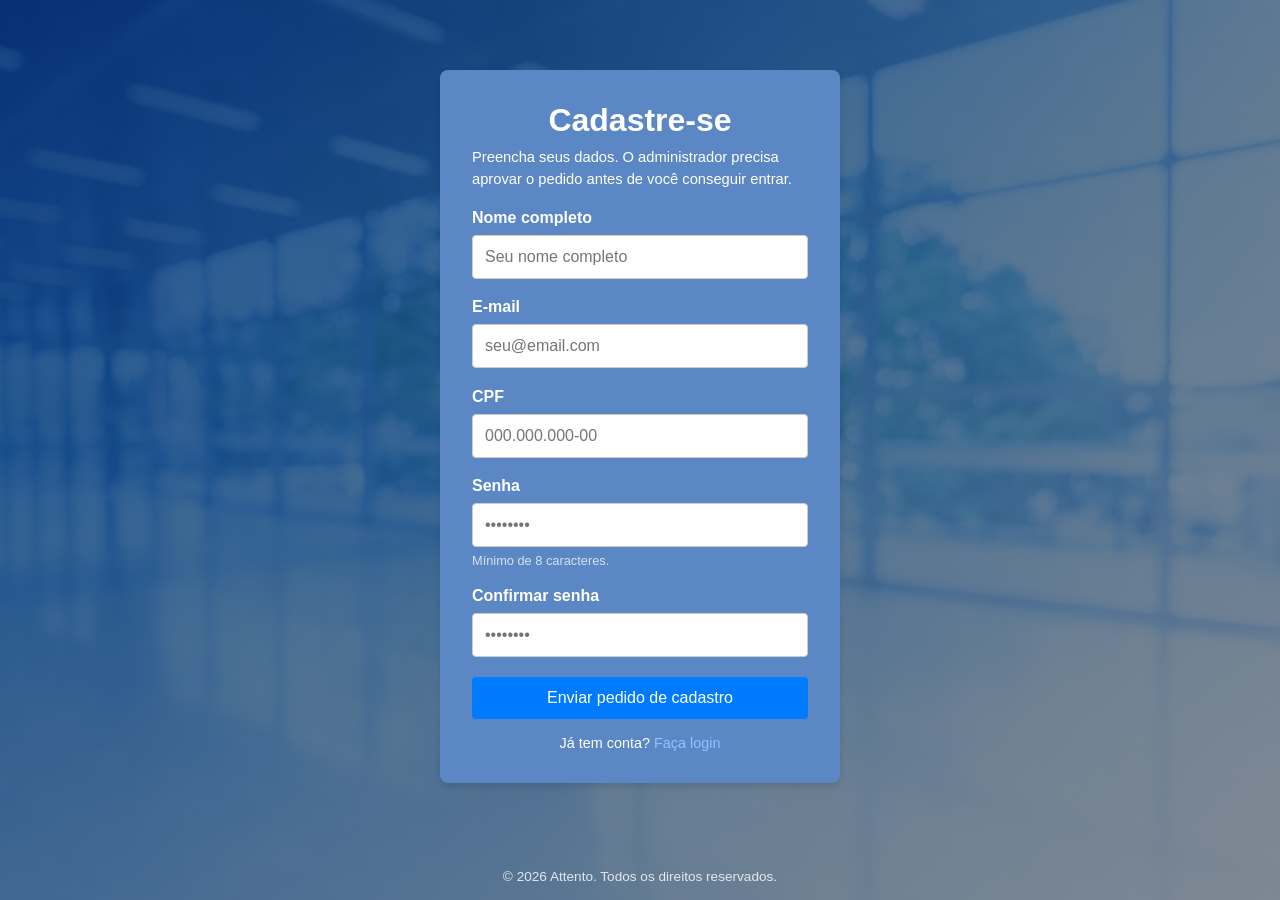
<file: Pages/cadastro.html>
<!DOCTYPE html>
<html lang="pt-BR">
<head>
    <meta charset="UTF-8">
    <meta name="viewport" content="width=device-width, initial-scale=1.0">
    <title>Cadastro - Attento</title>
    <link rel="stylesheet" href="../Assets/Css/publico.css">
    <link rel="icon" href="../Assets/imagens/Attento Logo Simples.png">
</head>
<body>

    <main>
        <div class="tabela-cadastro">
            <h1>Cadastre-se</h1>

            <section id="secaoForm">
                <p class="introducao">Preencha seus dados. O administrador precisa aprovar o pedido antes de você conseguir entrar.</p>

                <form id="formCadastro" novalidate>
                    <div class="form-Usuario">
                        <label for="nome">Nome completo</label>
                        <input type="text" id="nome" autocomplete="name" placeholder="Seu nome completo" required>
                    </div>

                    <div class="form-Usuario">
                        <label for="email">E-mail</label>
                        <input type="email" id="email" autocomplete="email" placeholder="seu@email.com" required>
                    </div>

                    <div class="form-Usuario">
                        <label for="cpf">CPF</label>
                        <input type="text" id="cpf" inputmode="numeric" autocomplete="off" maxlength="14" placeholder="000.000.000-00" required>
                    </div>

                    <div class="form-Password">
                        <label for="senha">Senha</label>
                        <input type="password" id="senha" autocomplete="new-password" placeholder="••••••••" required>
                        <p class="dica">Mínimo de 8 caracteres.</p>
                    </div>

                    <div class="form-Password">
                        <label for="confirmaSenha">Confirmar senha</label>
                        <input type="password" id="confirmaSenha" autocomplete="new-password" placeholder="••••••••" required>
                    </div>

                    <p class="mensagem" id="mensagem" role="alert" hidden></p>
                    <button type="submit" id="botaoCadastrar">Enviar pedido de cadastro</button>
                </form>
            </section>

            <section id="secaoSucesso" class="sucesso" hidden>
                <p>Pedido enviado. Quando o administrador aprovar, você poderá entrar com o e-mail e a senha que acabou de criar.</p>
                <p class="dica">Se você já tem cadastro, entre pelo login normalmente.</p>
                <a class="botao-link" href="login.html">Ir para o login</a>
            </section>

            <div class="login-link" id="rodapeLink">
                <p>Já tem conta? <a href="login.html">Faça login</a></p>
            </div>
        </div>
    </main>

    <footer>
        <p>&copy; 2026 Attento. Todos os direitos reservados.</p>
    </footer>

    <script src="../Assets/Javascrypt/auth.js"></script>
    <script src="../Assets/Javascrypt/cadastro.js"></script>
</body>
</html>
</file>
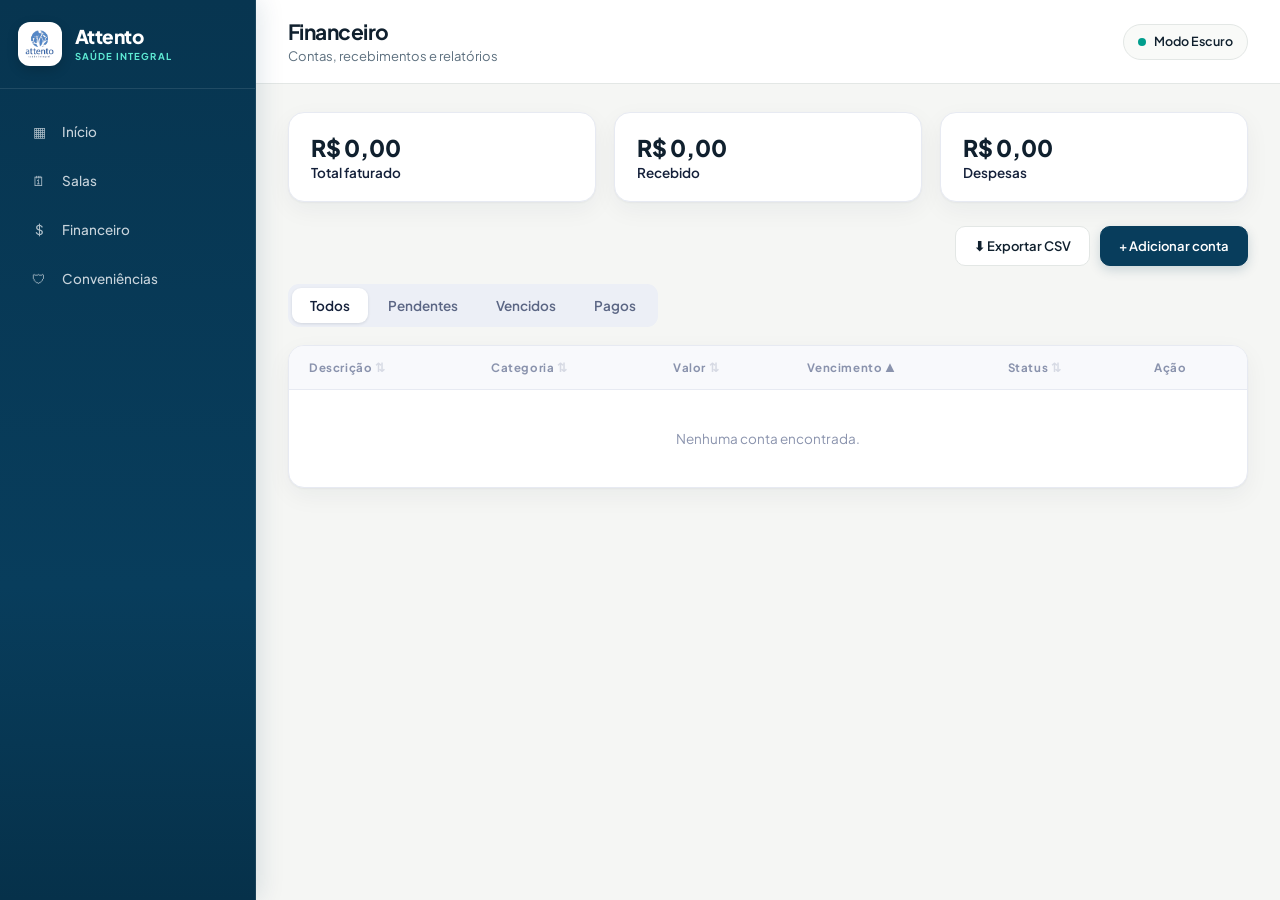
<file: Pages/Financeiro.html>
<!DOCTYPE html>
<html lang="pt-BR">
<head>
  <meta charset="UTF-8">
  <meta name="viewport" content="width=device-width, initial-scale=1.0">
  <title>Attento · Financeiro</title>

  <link rel="stylesheet" href="/Assets/Css/Financeiro.css">
  <link rel="stylesheet" href="/Assets/Css/index.css">
  <link rel="stylesheet" href="/Assets/Css/sidebar.css">
</head>
<body>

<div class="app">
  <aside class="sidebar">
    <div class="brand">
   
        <div class="brand-logo-container">
            <img src="/Assets/imagens/Attento Logo.png" alt="Attento Logo" class="brand-logo">
        </div>

        <div class="brand-text">
            <h1>Attento</h1>
            <p>SAÚDE INTEGRAL</p>
        </div>
    </div>
    <nav class="sidebar-nav">
        <a href="index.html" class="nav-item"><span class="ic">▦</span>Início</a>
        <a href="salas.html" class="nav-item"><span class="ic">🗓</span>Salas</a>
        <a href="financeiro.html" class="nav-item"><span class="ic">$</span>Financeiro</a>
        <a href="conveniencias.html" class="nav-item"><span class="ic">🛡</span>Conveniências</a>
    </nav>
</aside>

  <div class="main">
    <header class="topbar">
      <div>
        <h2>Financeiro</h2>
        <p>Contas, recebimentos e relatórios</p>
      </div>
      <div class="topbar-right">
      <button class="btn-modo-escuro" id="alternarModoEscuro">
                    <span class="indicador-tema"></span>
                    <span id="textoModoEscuro">Modo Escuro</span>
                    </button>
      </div>
    </header>

    <div class="content">

      <div class="cards-row">
        <div class="summary-card faturado">
          <div>
            <div class="value" id="totalFaturado">R$ 0,00</div>
            <div class="label">Total faturado</div>
          </div>
        </div>
        <div class="summary-card recebido">
          <div>
            <div class="value" id="totalRecebido">R$ 0,00</div>
            <div class="label">Recebido</div>
          </div>
        </div>
        <div class="summary-card despesas">
          <div>
            <div class="value" id="totalDespesas">R$ 0,00</div>
            <div class="label">Despesas</div>
          </div>
        </div>
      </div>

      <div class="controls-row">
        <div class="actions">
          <button class="btn btn-outline" id="botaoExportar">⬇ Exportar CSV</button>
          <button class="btn btn-primary" id="botaoAdicionar">+ Adicionar conta</button>
        </div>
      </div>

      <div class="tabs" id="abasFiltro">
        <button class="tab active" data-filter="todos">Todos</button>
        <button class="tab" data-filter="pendente">Pendentes</button>
        <button class="tab" data-filter="vencido">Vencidos</button>
        <button class="tab" data-filter="pago">Pagos</button>
      </div>

     <div class="table-card">
  <table>
    <thead>
      <tr>
        <th onclick="ordenarPor('descricao')" >
          Descrição <span id="sort-descricao">⇅</span>
        </th>
        <th onclick="ordenarPor('categoria')" s>
          Categoria <span id="sort-categoria">⇅</span>
        </th>
        <th onclick="ordenarPor('valor')" >
          Valor <span id="sort-valor">⇅</span>
        </th>
        <th onclick="ordenarPor('vencimento')" >
          Vencimento <span id="sort-vencimento">⇅</span>
        </th>
        <th onclick="ordenarPor('status')" >
          Status <span id="sort-status">⇅</span>
        </th>
        <th>Ação</th>
      </tr>
    </thead>
    <tbody id="corpoTabela"></tbody>
  </table>
</div>

<div id="modalAdicionar" class="modal-overlay">
  <div class="modal-content">
    <h3>Nova Conta</h3>
    <form id="formularioAdicionar">
      <input type="text" id="descricao" placeholder="Descrição" required>
      
      <select id="categoria" required>
        <option value="locacao">Locação</option>
        <option value="convenio">Recebíveis</option>
        <option value="outros">Despesa</option>
      </select>
      
      <input type="number" id="valor" placeholder="Valor (R$)" step="0.01" min="0" required>

      <input type="date" id="vencimento" required>
      
      <select id="status" required>
        <option value="pendente">Pendente</option>
        <option value="pago">Pago</option>
        <option value="vencido">Vencido</option>
      </select>
      
      <div class="modal-actions">
        <button type="button" id="botaoFecharModal" class="btn btn-outline">Cancelar</button>
        <button type="submit" class="btn btn-primary">Salvar</button>
      </div>
    </form>
  </div>
</div>

<script src="/Assets/Javascrypt/Financeiro.js"></script>
</body>
</html>
</file>
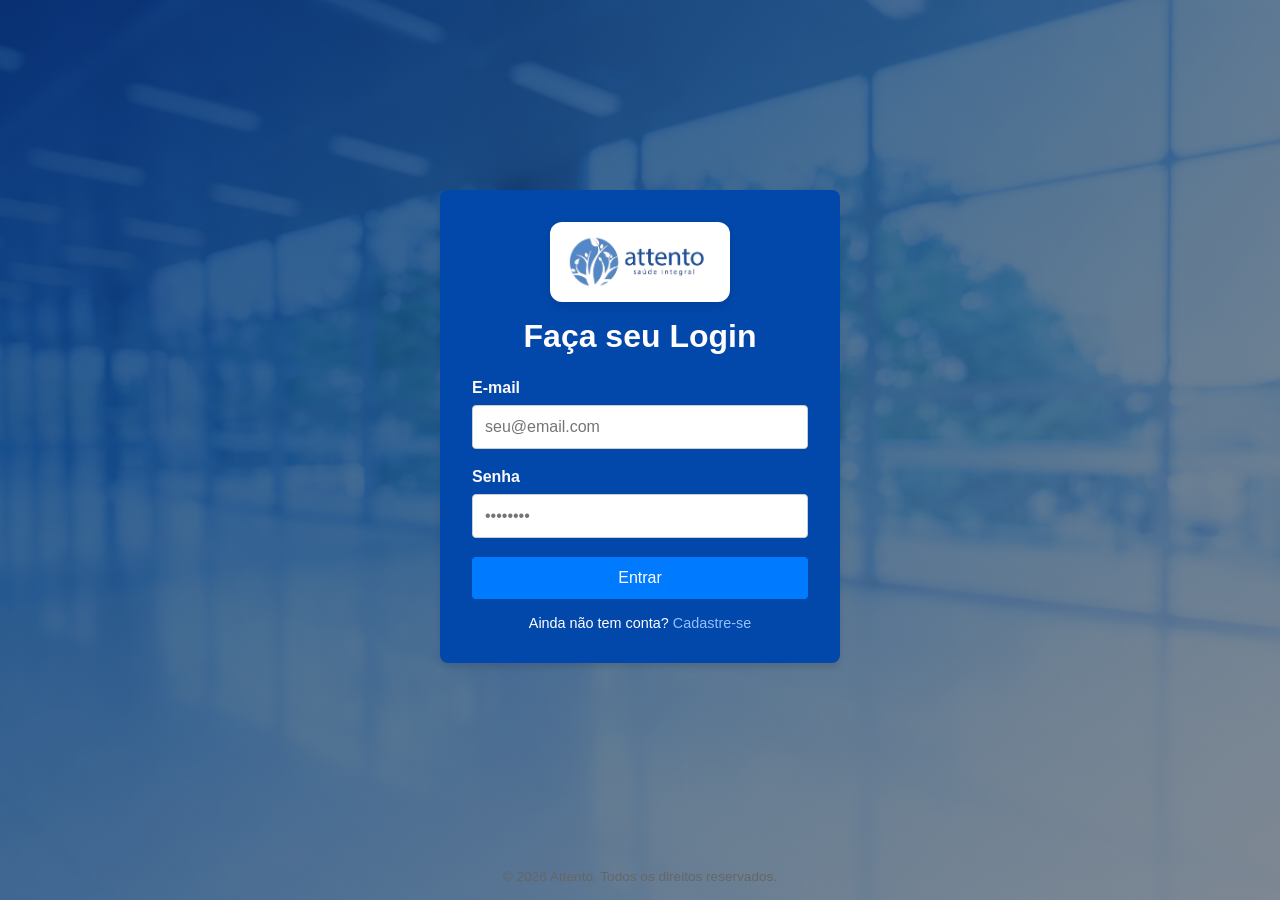
<file: Pages/login.html>
<!DOCTYPE html>
<html lang="pt-BR">
<head>
    <meta charset="UTF-8">
    <meta name="viewport" content="width=device-width, initial-scale=1.0">
    <title>Login - Attento</title>
    <link rel="stylesheet" href="../Assets/Css/login.css">
    <link rel="icon" href="../Assets/imagens/Attento Logo Simples.png">
</head>
<body>

    <main>
        <div class="login-card">
            <div class="login-logo">
                <img src="../Assets/imagens/Attento Logomarca.png" alt="Attento">
            </div>
            <h1>Faça seu Login</h1>
            <form id="loginForm" novalidate>
                <div class="form-Usuario">
                    <label for="email">E-mail</label>
                    <input type="email" id="email" name="email" autocomplete="email" placeholder="seu@email.com" required>
                </div>

                <div class="form-Password">
                    <label for="password">Senha</label>
                    <input type="password" id="password" name="password" autocomplete="current-password" placeholder="••••••••" required>
                </div>

                <p class="mensagem" id="mensagem" role="alert" hidden></p>

                <button type="submit" id="botaoEntrar">Entrar</button>
            </form>

            <div class="register-link">
                <p>Ainda não tem conta? <a href="cadastro.html">Cadastre-se</a></p>
            </div>
        </div>
    </main>

    <footer>
        <p>&copy; 2026 Attento. Todos os direitos reservados.</p>
    </footer>

    <script src="../Assets/Javascrypt/auth.js"></script>
    <script src="../Assets/Javascrypt/login.js"></script>
</body>
</html>
</file>
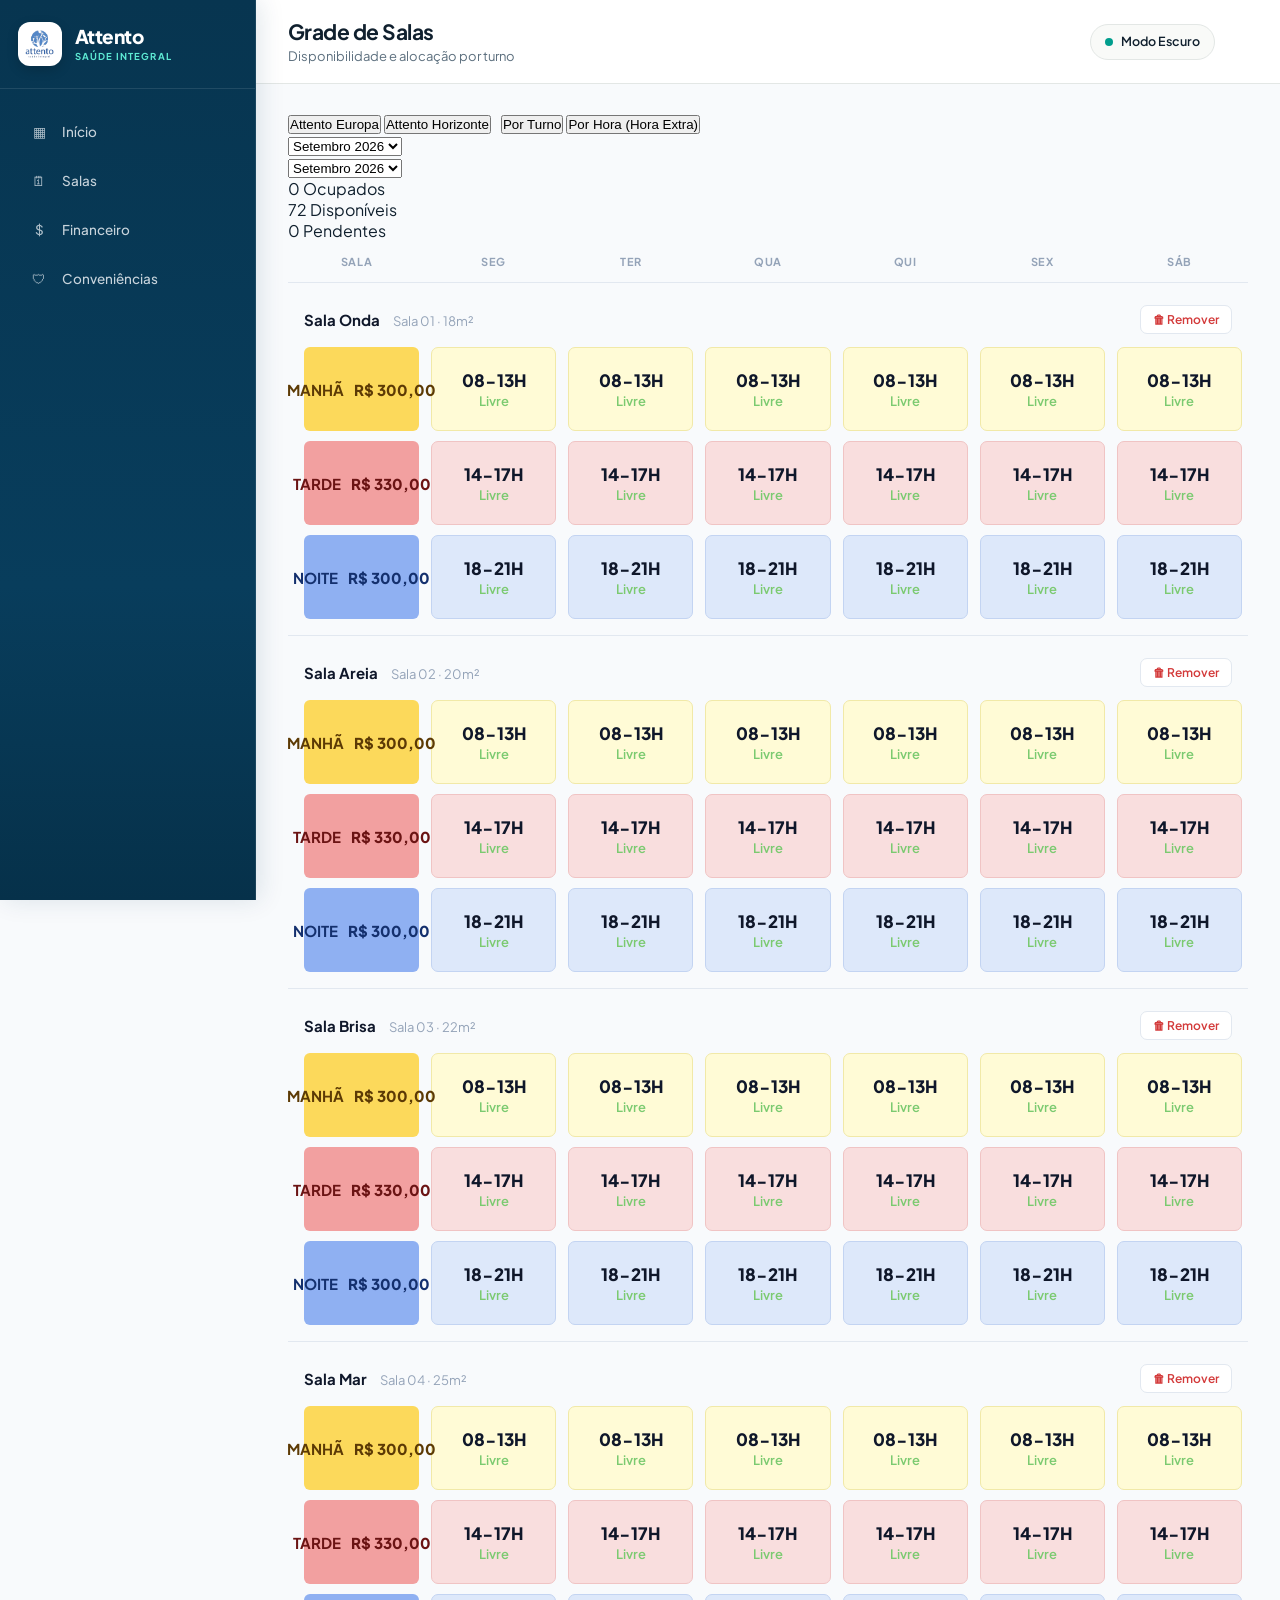
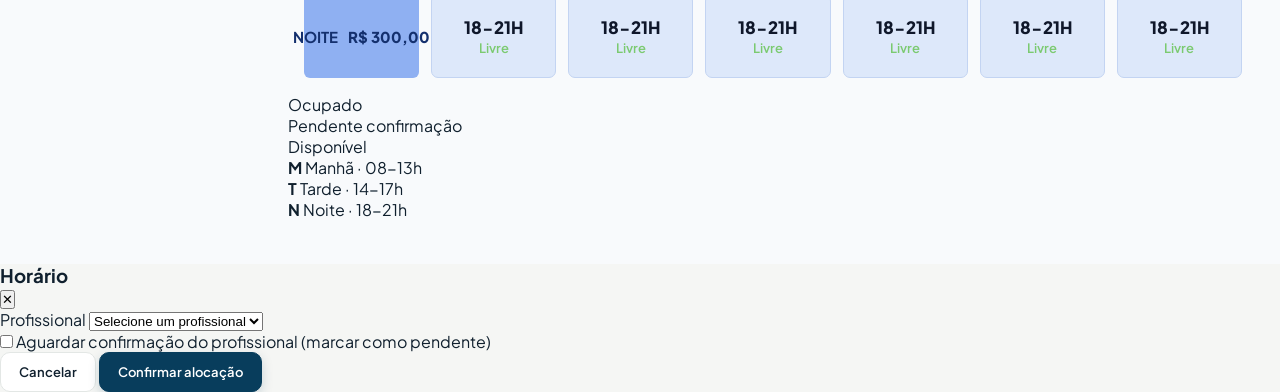
<file: Pages/Salas.html>
<!DOCTYPE html>
<html lang="pt-BR">
<head>
<meta charset="UTF-8">
<meta name="viewport" content="width=device-width, initial-scale=1.0">
<title>Attento · Grade de Salas</title>
<link rel="stylesheet" href="/Assets/Css/salas.css">
<link rel="stylesheet" href="/Assets/Css/sidebar.css">
<link rel="stylesheet" href="/Assets/Css/index.css">
</head>
<body>
<div class="app">
 
   <aside class="sidebar">
    <div class="brand">
   
        <div class="brand-logo-container">
            <img src="/Assets/imagens/Attento Logo.png" alt="Attento Logo" class="brand-logo">
        </div>

        <div class="brand-text">
            <h1>Attento</h1>
            <p>SAÚDE INTEGRAL</p>
        </div>
    </div>
    <nav class="sidebar-nav">
        <a href="index.html" class="nav-item"><span class="ic">▦</span>Início</a>
        <a href="salas.html" class="nav-item"><span class="ic">🗓</span>Salas</a>
        <a href="financeiro.html" class="nav-item"><span class="ic">$</span>Financeiro</a>
        <a href="conveniencias.html" class="nav-item"><span class="ic">🛡</span>Conveniências</a>
    </nav>
</aside>

  <div class="main">
    <header class="topbar">
      <div>
        <h2>Grade de Salas</h2>
        <p>Disponibilidade e alocação por turno</p>
      </div>
      <div class="topbar-right">
        
         <button class="btn-modo-escuro" id="alternarModoEscuro">
                    <span class="indicador-tema"></span>
                    <span id="textoModoEscuro">Modo Escuro</span>
                    </button>
        <div class="admin">
                    
        </div>
      </div>
    </header>

    <div class="content">

      <div class="controls-row">
        <div class="unit-tabs" id="unitTabs">
        
          <div class="controls-row">
  <div class="control-group" style="display: flex; gap: 10px; flex-wrap: wrap;">
   
    <div class="unit-tabs" id="unitTabs">
      <button class="unit-tab active" data-unit="europa">Attento Europa</button>
      <button class="unit-tab" data-unit="horizonte">Attento Horizonte</button>
    </div>


    <div class="unit-tabs mode-tabs" id="modeTabs">
      <button class="mode-tab active" data-mode="turno">Por Turno</button>
      <button class="mode-tab" data-mode="hora">Por Hora (Hora Extra)</button>
    </div>
  </div>

  <div class="month-select">
    <select id="monthSelect">
      <option>Setembro 2026</option>
    </select>
  </div>
</div>
        </div>

        <div class="month-select">
          <select id="monthSelect">
            <option>Setembro 2026</option>
          
          </select>
        </div>
      </div>

      <div class="counters-row">
        <div class="counter-pill ocupado">
          <span class="dot-ind"></span>
          <span id="countOcupados">0</span> Ocupados
        </div>
        <div class="counter-pill disponivel">
          <span class="dot-ind"></span>
          <span id="countDisponiveis">0</span> Disponíveis
        </div>
        <div class="counter-pill pendente">
          <span class="dot-ind"></span>
          <span id="countPendentes">0</span> Pendentes
        </div>
      </div>

     
      <div class="table-card">
        <div class="table-scroll">
          <table>
            <thead>
              <tr>
                <th class="col-sala">Sala</th>
                <th>Seg</th>
                <th>Ter</th>
                <th>Qua</th>
                <th>Qui</th>
                <th>Sex</th>
                <th>Sáb</th>
              </tr>
            </thead>
            <tbody id="gridBody"></tbody>
          </table>
        </div>
      </div>

      <div class="legend-row">
        <div class="legend-item"><span class="swatch ocupado"></span>Ocupado</div>
        <div class="legend-item"><span class="swatch pendente"></span>Pendente confirmação</div>
        <div class="legend-item"><span class="swatch disponivel"></span>Disponível</div>
        <div class="legend-item turno-legend"><strong>M</strong> Manhã · 08-13h</div>
        <div class="legend-item turno-legend"><strong>T</strong> Tarde · 14-17h</div>
        <div class="legend-item turno-legend"><strong>N</strong> Noite · 18-21h</div>
      </div>

    </div>
  </div>
</div>

<div class="modal-overlay" id="modalOverlay">
  <div class="modal">
    <div class="modal-header">
      <h3 id="modalTitle">Horário</h3>
      <button class="modal-close" id="modalClose">✕</button>
    </div>

    <div class="modal-info" id="modalInfo"></div>

    <form id="allocateForm" class="hidden">
      <div class="field">
        <label for="f-prof">Profissional</label>
        <select id="f-prof" required>
          <option value="" disabled selected>Selecione um profissional</option>
        </select>
      </div>

      <label class="checkbox-field">
        <input type="checkbox" id="f-pendente">
        Aguardar confirmação do profissional (marcar como pendente)
      </label>

      <div class="modal-footer">
        <button type="button" class="btn btn-outline" id="cancelAllocate">Cancelar</button>
        <button type="submit" class="btn btn-primary">Confirmar alocação</button>
      </div>
    </form>
    <div class="modal-footer" id="modalActions"></div>
  </div>
</div>
<script src="/Assets/Javascrypt/salas.js"></script>
</body>
</html>
</file>
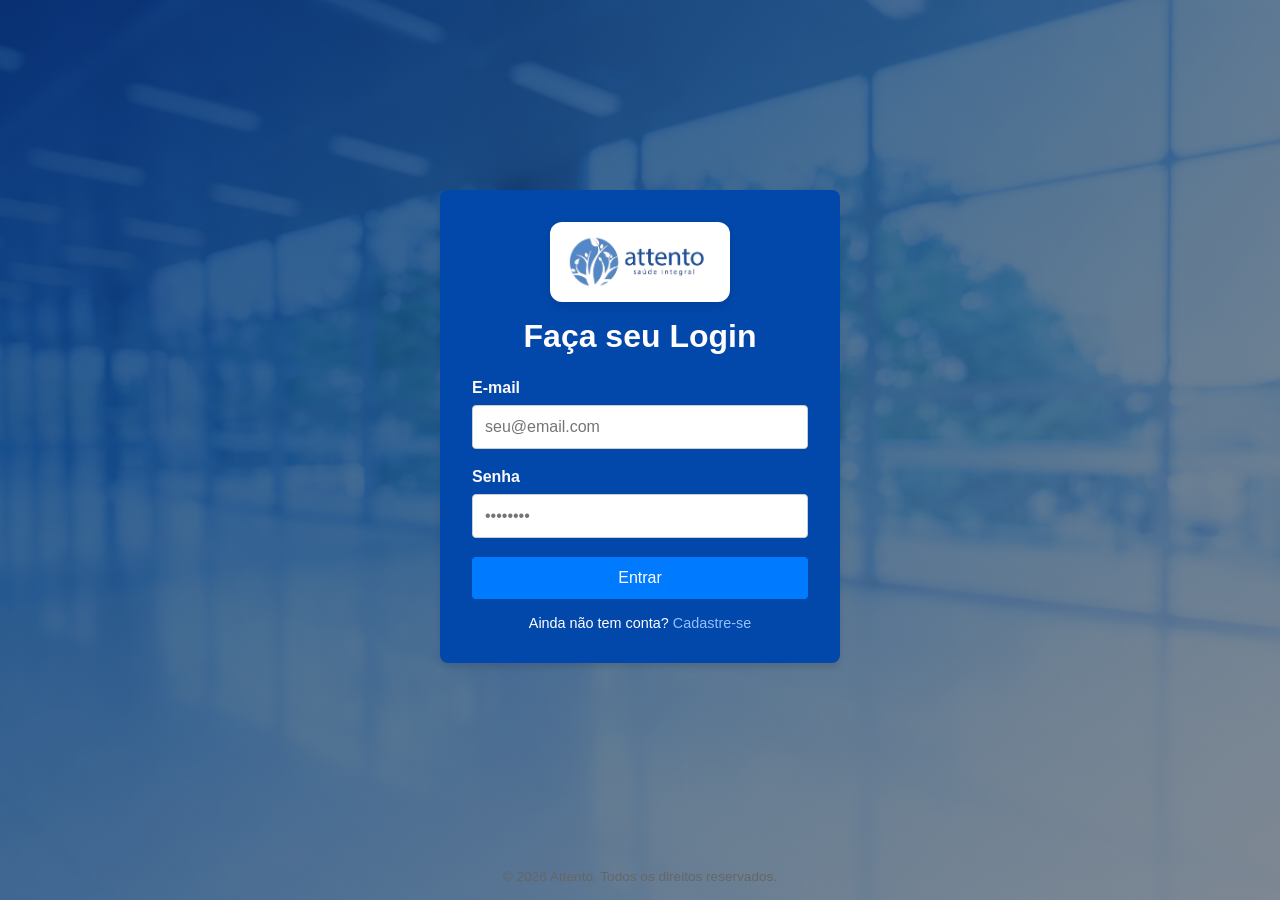
<file: Pages/salas.html>
<!DOCTYPE html>
<html lang="pt-BR">
<head>
<meta charset="UTF-8">
<meta name="viewport" content="width=device-width, initial-scale=1.0">
<title>Attento · Grade de Salas</title>
<script src="../Assets/Javascrypt/auth.js" data-acesso="logado"></script>
<link rel="stylesheet" href="../Assets/Css/salas.css">
<link rel="stylesheet" href="../Assets/Css/sidebar.css">
<link rel="stylesheet" href="../Assets/Css/index.css">
<link rel="icon" href="../Assets/imagens/Attento Logo Simples.png">
</head>
<body>
<div class="app">
 
   <aside class="sidebar">
    <div class="brand">
        <div class="brand-logo-container">
            <img src="../Assets/imagens/Attento Logo.png" alt="Attento Logo" class="brand-logo">
        </div>

        <div class="brand-text">
            <h1>Attento</h1>
            <p>SAÚDE INTEGRAL</p>
        </div>
    </div>
   <nav class="sidebar-nav">
      <a href="index.html" class="nav-item active"><span class="ic"><i class="ph ph-squares-four"></i></span>Início</a>
      <a href="salas.html" class="nav-item"><span class="ic"><i class="ph ph-calendar-blank"></i></span>Salas</a>
      <a href="financeiro.html" class="nav-item"><span class="ic"><i class="ph ph-currency-dollar"></i></span>Financeiro</a>
      <a href="conveniencias.html" class="nav-item"><span class="ic"><i class="ph ph-shopping-bag"></i></span>Conveniências</a>
      <a href="funcionarios.html" class="nav-item" data-papel="admin" hidden><span class="ic"><i class="ph ph-users"></i></span>Gerenciar funcionários</a>
    </nav>
</aside>

  <div class="main">
<header class="barra-superior">
      <div>
        <div class="status-pill">
          <span class="pulse-dot"></span>
          <span>Attento · Agenda Operacional</span>
        </div>
        <h2>Grade de Salas</h2>
        <p>Disponibilidade e alocação por turno</p>
      </div>

      <div class="topo-direita">
        <button class="btn-modo-escuro" id="alternarModoEscuro" type="button">
          <span class="indicador-tema"></span>
          <span id="textoModoEscuro">Modo Escuro</span>
        </button>

        <div class="admin">
          <div class="admin-text">
            <strong data-usuario-nome>Perfil</strong>
            <span data-usuario-papel></span>
          </div>
          <div class="avatar" data-usuario-iniciais>--</div>
          <a href="login.html" class="btn-sair" data-sair title="Sair do sistema">
            <i class="ph ph-sign-out"></i>
            <span>Sair</span>
          </a>
        </div>
      </div>
    </header>

    <div class="conteudo">

      <div class="linha-controles">
        <div class="grupo-controles" style="display: flex; gap: 10px; flex-wrap: wrap;">
          <button type="button" class="botao botao-principal" id="btnAdicionarSala">+ Adicionar sala</button>
          <div class="abas-unidades" id="unitTabs">
            <button class="aba-unidade active" data-unit="europa">Attento Europa</button>
            <button class="aba-unidade" data-unit="horizonte">Attento Horizonte</button>
          </div>

          <div class="abas-unidades abas-modo" id="modeTabs">
            <button class="aba-modo active" data-mode="turno">Por Turno</button>
            <button class="aba-modo" data-mode="hora">Por Hora (Hora Extra)</button>
          </div>
        </div>

       
      </div>

      <div class="linha-contadores">
        <div class="cartao-contador ocupado">
          <span class="ponto-indicador"></span>
          <span id="countOcupados">0</span> Ocupados
        </div>
        <div class="cartao-contador disponivel">
          <span class="ponto-indicador"></span>
          <span id="countDisponiveis">0</span> Disponíveis
        </div>
        <div class="cartao-contador pendente">
          <span class="ponto-indicador"></span>
          <span id="countPendentes">0</span> Pendentes
        </div>
      </div>

      <div class="cartao-tabela">
        <div class="rolagem-tabela">
          <table>
            <thead>
              <tr>
                <th class="coluna-sala">Sala</th>
                <th>Seg</th>
                <th>Ter</th>
                <th>Qua</th>
                <th>Qui</th>
                <th>Sex</th>
                <th>Sáb</th>
              </tr>
            </thead>
            <tbody id="gridBody"></tbody>
          </table>
        </div>
      </div>
    </div>
  </div>
</div>

<div class="fundo-modal" id="modalOverlay">
  <div class="janela-modal">
    <div class="cabecalho-modal">
      <h3 id="modalTitle">Horário</h3>
      <button class="fechar-modal" id="modalClose">✕</button>
    </div>

    <div class="info-modal" id="modalInfo"></div>

    <form id="allocateForm" class="escondido">
      <div class="grupo-formulario">
        <label for="f-nome">Nome completo do Profissional:</label>
        <input type="text" id="f-nome" required placeholder="Ex: Dra. Camila Ferreira">
      </div>
      
      <div class="grupo-formulario">
        <label for="f-telefone">Telefone / WhatsApp:</label>
        <input type="tel" id="f-telefone" required placeholder="Ex: (11) 99999-9999">
      </div>

      <div class="grupo-formulario">
        <label for="f-email">E-mail:</label>
        <input type="email" id="f-email" required placeholder="Ex: camila@email.com">
      </div>

      <div class="grupo-checkbox">
        <label>
          <input type="checkbox" id="f-pendente"> Marcação pendente de confirmação
        </label>
      </div>

      <div class="acoes-formulario">
        <button type="button" class="botao botao-contorno" id="cancelAllocate">Cancelar</button>
        <button type="submit" class="botao botao-principal">Salvar Alocação</button>
      </div>
    </form>
  </div>
</div>
<div class="fundo-modal" id="modalSala">
  <div class="janela-modal">
    <div class="cabecalho-modal">
      <h3>Adicionar sala</h3>
      <button type="button" class="fechar-modal" id="modalSalaClose">✕</button>
    </div>

    <form id="formSala">
      <div class="grupo-formulario">
        <label for="s-nome">Nome da sala:</label>
        <input type="text" id="s-nome" required placeholder="Ex: Sala Aurora">
      </div>

      <div class="grupo-formulario">
        <label for="s-codigo">Código (opcional):</label>
        <input type="text" id="s-codigo" placeholder="Ex: Sala 05 (se vazio, é gerado)">
      </div>

      <div class="grupo-formulario">
        <label for="s-tamanho">Tamanho (m²):</label>
        <input type="number" id="s-tamanho" required min="1" placeholder="Ex: 20">
      </div>

      <div class="grupo-formulario">
        <label for="s-preco-m">Preço Manhã (R$):</label>
        <input type="text" inputmode="numeric" class="input-moeda" id="s-preco-m" required value="R$ 300,00">
      </div>
      <div class="grupo-formulario">
        <label for="s-preco-t">Preço Tarde (R$):</label>
        <input type="text" inputmode="numeric" class="input-moeda" id="s-preco-t" required value="R$ 330,00">
      </div>
      <div class="grupo-formulario">
        <label for="s-preco-n">Preço Noite (R$):</label>
        <input type="text" inputmode="numeric" class="input-moeda" id="s-preco-n" required value="R$ 300,00">
      </div>
      <div class="grupo-formulario">
       <label for="s-preco-h">Preço Hora Extra (R$/h):</label>
       <input type="text" inputmode="numeric" class="input-moeda" id="s-preco-h" required value="R$ 80,00">
</div>

      <div class="acoes-formulario">
        <button type="button" class="botao botao-contorno" id="cancelarSala">Cancelar</button>
        <button type="submit" class="botao botao-principal">Salvar sala</button>
      </div>
    </form>
  </div>
</div>
<script src="../Assets/Javascrypt/tema.js"></script>
<script src="../Assets/Javascrypt/salas.js"></script>
</body>
</html>
</file>
<file: Assets/Css/publico.css>
* {
    box-sizing: border-box;
    margin: 0;
    padding: 0;
    font-family: Arial, sans-serif;
}

body {
    min-height: 100vh;
    display: flex;
    flex-direction: column;
    justify-content: space-between;
    align-items: center;
    /* imagem de fundo com camada escura para melhorar a leitura do texto */
    background-image: linear-gradient(rgba(15, 23, 42, 0.5), rgba(15, 23, 42, 0.5)), url("../imagens/Lobby\ Azul\ Abstrato\ com\ Luzes\ Difusas.png");
    background-size: cover;
    background-position: center;
    background-repeat: no-repeat;
}

main {
    display: flex;
    justify-content: center;
    align-items: center;
    flex: 1;
    width: 100%;
    padding: 20px;
}

.tabela-cadastro {
    background: #5B88C5;
    padding: 2rem;
    border-radius: 8px;
    box-shadow: 0 4px 6px rgba(0, 0, 0, 0.1);
    width: 100%;
    max-width: 400px;
}

h1 {
    margin-bottom: 0.5rem;
    text-align: center;
    color: #ffffff;
}

.etapa {
    margin-bottom: 1.2rem;
    text-align: center;
    font-size: 0.85rem;
    color: rgba(255, 255, 255, 0.75);
}

.introducao {
    margin-bottom: 1.2rem;
    font-size: 0.92rem;
    line-height: 1.45;
    color: #ffffff;
}

.form-Usuario,
.form-Password {
    margin-bottom: 1.2rem;
}

label {
    display: block;
    margin-bottom: 0.5rem;
    font-weight: bold;
    color: #ffffff;
}

input {
    width: 100%;
    padding: 0.75rem;
    border: 1px solid #ccc;
    border-radius: 4px;
    font-size: 1rem;
}

input:focus {
    outline: none;
    border-color: #007bff;
}

input#codigo {
    letter-spacing: 0.15em;
    text-transform: uppercase;
}

.dica {
    margin-top: 0.4rem;
    font-size: 0.8rem;
    color: rgba(255, 255, 255, 0.75);
}

button {
    width: 100%;
    padding: 0.75rem;
    background-color: #007bff;
    color: white;
    border: none;
    border-radius: 4px;
    font-size: 1rem;
    cursor: pointer;
    transition: background-color 0.2s;
}

button:hover {
    background-color: #2c2a83;
}

button:disabled {
    opacity: 0.7;
    cursor: wait;
}

.mensagem {
    margin-bottom: 1rem;
    padding: 0.6rem 0.75rem;
    border-radius: 4px;
    background: #fde8e8;
    color: #8f1d1d;
    font-size: 0.9rem;
}

.sucesso {
    text-align: center;
    color: #ffffff;
}

.sucesso p {
    margin-bottom: 1.2rem;
    line-height: 1.45;
}

.botao-link {
    display: block;
    padding: 0.75rem;
    background-color: #007bff;
    color: #ffffff;
    border-radius: 4px;
    text-decoration: none;
    font-size: 1rem;
}

.botao-link:hover {
    background-color: #2c2a83;
}

.login-link {
    color: #ffffff;
    margin-top: 1rem;
    text-align: center;
    font-size: 0.9rem;
}

.login-link a {
    color: #8fc2ff;
    text-decoration: none;
}

.login-link a:hover {
    text-decoration: underline;
}

[hidden] {
    display: none !important;
}

footer {
    padding: 1rem;
    text-align: center;
    font-size: 0.85rem;
    color: #e2e8f0;
}
@media (max-width: 480px) {
    main {
        padding: 15px; /* Reduz a margem externa em celulares */
    }

    .tabela-cadastro {
        padding: 1.5rem; /* Diminui o espaçamento interno do card */
    }

    h1 {
        font-size: 1.5rem; /* Diminui o título para não quebrar a linha de forma estranha */
    }

    .introducao {
        font-size: 0.85rem; /* Ajusta o texto de introdução */
    }

    input, 
    button, 
    .botao-link {
        padding: 0.65rem; /* Altura um pouco menor para inputs e botões */
        font-size: 0.95rem;
    }
}
</file>
<file: Assets/Css/Financeiro.css>
@import url('https://fonts.googleapis.com/css2?family=Poppins:wght@300;400;500;600;700&display=swap');

:root {
  --navy-900: #152238;
  --navy-800: #1b2c48;
  --navy-700: #25385c;
  --navy-active: #2c4270;
  --bg: #f4f6fb;
  --card: #ffffff;
  --line: #e7eaf2;
  --text-900: #14203a;
  --text-600: #5b6684;
  --text-400: #8a93ad;
  --blue-600: #2f5fd8;
  --blue-50: #e9f0ff;
  --green-50: #e7f8ef;
  --green-600: #1f9d55;
  --amber-50: #fff4e0;
  --amber-700: #b26a00;
  --red-50: #fde8e8;
  --red-600: #d33a3a;
  --radius-lg: 18px;
  --radius-md: 12px;
  --radius-sm: 8px;
  --shadow: 0 1px 2px rgba(20, 32, 58, 0.04), 0 8px 24px rgba(20, 32, 58, 0.05);
}

* {
  box-sizing: border-box;
}

html, body {
  margin: 0;
  padding: 0;
}

body {
  font-family: 'Poppins', sans-serif;
  background: var(--bg);
  color: var(--text-900);
  -webkit-font-smoothing: antialiased;
  overflow-y: scroll;
}

.app {
  display: flex;
  min-height: 100vh;
}


.main {
  flex: 1;
  min-width: 0;
  display: flex;
  flex-direction: column;
  overflow-x: hidden;
}


.topbar {
  display: flex;
  align-items: center;
  justify-content: space-between;
  padding: 20px 32px;
  background: var(--card);
  border-bottom: 1px solid var(--line);
}

.topbar h2 {
  margin: 0;
  font-size: 20px;
  font-weight: 700;
  color: var(--text-900);
}

.topbar p {
  margin: 2px 0 0 0;
  font-size: 13px;
  color: var(--text-600);
}

.topbar-right {
  display: flex;
  align-items: center;
  gap: 16px;
}

.icon-btn {
  width: 38px;
  height: 38px;
  border-radius: 50%;
  border: 1px solid var(--line);
  background: #fff;
  display: flex;
  align-items: center;
  justify-content: center;
  position: relative;
  cursor: pointer;
  color: var(--text-600);
  transition: background 0.2s;
}

.icon-btn:hover {
  background: var(--bg);
}


.content {
  padding: 32px;
  max-width: 1200px;
}


.cards-row {
  display: grid;
  grid-template-columns: repeat(auto-fit, minmax(230px, 1fr));
  gap: 18px;
  margin-bottom: 24px;
}

.summary-card {
  background: var(--card);
  border-radius: var(--radius-lg);
  border: 1px solid var(--line);
  box-shadow: var(--shadow);
  padding: 20px 22px;
  display: flex;
  align-items: flex-start;
  gap: 16px;
}

.summary-card .value {
  font-size: 23px;
  font-weight: 800;
  letter-spacing: -0.2px;
}

.summary-card .label {
  font-size: 13.5px;
  color: var(--text-900);
  font-weight: 600;
  margin-top: 2px;
}


.controls-row {
  display: flex;
  align-items: center;
  justify-content: flex-end;
  flex-wrap: wrap;
  gap: 14px;
  margin-bottom: 18px;
}

.actions {
  display: flex;
  gap: 10px;
}

.btn {
  display: inline-flex;
  align-items: center;
  gap: 8px;
  font: inherit;
  font-size: 13.5px;
  font-weight: 600;
  padding: 11px 18px;
  border-radius: var(--radius-md);
  cursor: pointer;
  border: 1px solid transparent;
  transition: all 0.2s;
}

.btn-outline {
  background: #fff;
  border-color: var(--line);
  color: var(--text-900);
}

.btn-outline:hover {
  background: #f7f8fc;
}

.btn-primary {
  background: var(--blue-600);
  color: #fff;
  box-shadow: 0 6px 16px rgba(47, 95, 216, 0.28);
}

.btn-primary:hover {
  background: #2751bd;
}


.tabs {
  display: inline-flex;
  background: #eceff6;
  padding: 4px;
  border-radius: var(--radius-md);
  margin-bottom: 18px;
  gap: 2px;
}

.tab {
  font: inherit;
  font-size: 13.5px;
  font-weight: 600;
  padding: 9px 18px;
  border-radius: 9px;
  border: none;
  background: transparent;
  color: var(--text-600);
  cursor: pointer;
  transition: all 0.2s;
}

.tab.active {
  background: #fff;
  color: var(--text-900);
  box-shadow: 0 1px 3px rgba(20, 32, 58, 0.12);
}


.table-card {
  background: var(--card);
  border: 1px solid var(--line);
  border-radius: var(--radius-lg);
  box-shadow: var(--shadow);
  overflow: hidden;
}

table {
  width: 100%;
  border-collapse: collapse;
}

thead th {
  text-align: left;
  font-size: 11.5px;
  letter-spacing: 0.6px;
  color: var(--text-400);
  font-weight: 700;
  background: #f8f9fc;
  padding: 14px 20px;
  border-bottom: 1px solid var(--line);
  white-space: nowrap;
}

tbody td {
  padding: 14px 20px;
  border-bottom: 1px solid var(--line);
  font-size: 13.5px;
  vertical-align: middle;
}

tbody tr:last-child td {
  border-bottom: none;
}

tbody tr:hover {
  background: #fbfbfe;
}

.prof-cell {
  display: flex;
  align-items: center;
  gap: 12px;
}

.prof-avatar {
  width: 36px;
  height: 36px;
  border-radius: 10px;
  display: flex;
  align-items: center;
  justify-content: center;
  font-size: 12px;
  font-weight: 700;
  color: #fff;
  flex-shrink: 0;
}

.prof-name {
  font-weight: 700;
  font-size: 13.5px;
  color: var(--text-900);
}

.prof-spec {
  font-size: 12px;
  color: var(--text-400);
  margin-top: 1px;
}

.desc {
  color: var(--text-600);
}

.badge {
  display: inline-block;
  padding: 5px 11px;
  border-radius: 999px;
  font-size: 12px;
  font-weight: 700;
  white-space: nowrap;
}

.badge.locacao {
  background: var(--blue-50);
  color: var(--blue-600);
}

.badge.convenio {
  background: var(--green-50);
  color: var(--green-600);
}

.badge.outros {
  background: var(--red-50);
  color: var(--red-600);
}

.status {
  display: inline-flex;
  align-items: center;
  gap: 6px;
  padding: 5px 11px;
  border-radius: 999px;
  font-size: 12px;
  font-weight: 700;
}

.status::before {
  content: "";
  width: 6px;
  height: 6px;
  border-radius: 50%;
}

.status.pago {
  background: var(--green-50);
  color: var(--green-600);
}

.status.pago::before {
  background: var(--green-600);
}

.status.pendente {
  background: var(--amber-50);
  color: var(--amber-700);
}

.status.pendente::before {
  background: var(--amber-700);
}

.status.vencido {
  background: var(--red-50);
  color: var(--red-600);
}

.status.vencido::before {
  background: var(--red-600);
}

.valor {
  font-weight: 700;
  color: var(--text-900);
}

.empty-row td {
  text-align: center;
  padding: 40px 20px;
  color: var(--text-400);
  font-size: 13.5px;
}


.modal-overlay {
  position: fixed;
  top: 0;
  left: 0;
  width: 100vw;
  height: 100vh;
  background: rgba(0, 0, 0, 0.5);
  display: none;
  align-items: center;
  justify-content: center;
  z-index: 999;
}

.modal-content {
  background: #fff;
  padding: 24px;
  border-radius: var(--radius-lg);
  width: 100%;
  max-width: 420px;
  box-shadow: 0 10px 30px rgba(0, 0, 0, 0.2);
}

.modal-content h3 {
  margin-top: 0;
  margin-bottom: 18px;
  font-size: 18px;
  color: var(--text-900);
}

.modal-content input,
.modal-content select {
  width: 100%;
  padding: 11px 14px;
  margin-bottom: 14px;
  border: 1px solid var(--line);
  border-radius: var(--radius-md);
  font-size: 14px;
  font-family: inherit;
  background: var(--bg);
  color: var(--text-900);
}

.modal-content input:focus,
.modal-content select:focus {
  outline: none;
  border-color: var(--blue-600);
  background: #fff;
}

.modal-actions {
  display: flex;
  justify-content: flex-end;
  gap: 10px;
  margin-top: 8px;
}

/* ---------- Responsividade ---------- */
@media (max-width: 880px) {
  .content {
    padding: 20px;
  }
  .topbar {
    padding: 16px 20px;
  }
}

/* ---------- Modo Escuro ---------- */
body.dark-preview {
  background-color: #121212;
  color: #e0e0e0;
}

body.dark-preview .sidebar,
body.dark-preview .main,
body.dark-preview .topbar,
body.dark-preview .summary-card,
body.dark-preview .table-card,
body.dark-preview .modal-content,
body.dark-preview .btn-outline {
  background-color: #1e1e1e;
  border-color: #2d2d2d;
  color: #e0e0e0;
}

body.dark-preview thead th {
  background-color: #252525;
  border-color: #2d2d2d;
  color: #a0a0a0;
}

body.dark-preview tbody td {
  border-color: #2d2d2d;
  color: #e0e0e0;
}

body.dark-preview tbody tr:hover {
  background-color: #252525;
}

body.dark-preview .topbar h2,
body.dark-preview .label,
body.dark-preview .prof-name,
body.dark-preview .valor,
body.dark-preview .modal-content h3 {
  color: #ffffff;
}

body.dark-preview .tabs {
  background-color: #252525;
}

body.dark-preview .tab {
  color: #a0a0a0;
}

body.dark-preview .tab.active {
  background-color: #333333;
  color: #ffffff;
}

body.dark-preview .modal-content input,
body.dark-preview .modal-content select {
  background-color: #2b2b2b;
  border-color: #3a3a3a;
  color: #ffffff;
}

body.dark-preview .icon-btn {
  background-color: #1e1e1e;
  border-color: #2d2d2d;
  color: #ffffff;
}
/* Indicadores de Vencimento com Setas */
.vencimento-container {
  display: flex;
  align-items: center;
  gap: 8px;
}

.seta-vencimento {
  font-weight: bold;
  font-size: 1.1rem;
  display: inline-block;
  width: 20px;
  text-align: center;
}

/* Seta Vermelha para Atrasados/Vencidos */
.venc-atrasado {
  color: #dc3545;
  animation: pulse 1.5s infinite;
}

/* Seta Laranja para Vencimento próximo ou Hoje */
.venc-hoje, .venc-alerta {
  color: #fd7e14;
}

/* Seta Verde para Pago */
.venc-pago {
  color: #28a745;
}

/* Ampulheta/Pendente */
.venc-pendente {
  color: #6c757d;
}

@keyframes pulse {
  0% { transform: scale(1); }
  50% { transform: scale(1.2); }
  100% { transform: scale(1); }
}
/* Estilização moderna das Ações da Tabela */
.btn-acao {
  border: none;
  background: transparent;
  padding: 6px 12px;
  border-radius: var(--radius-sm);
  font-family: inherit;
  font-size: 12.5px;
  font-weight: 600;
  cursor: pointer;
  transition: all 0.2s ease;
  display: inline-flex;
  align-items: center;
  gap: 4px;
}

/* Botão Marcar como Pago (Verde) */
.btn-pago {
  color: #1f9d55;
  background-color: var(--green-50);
  border: 1px solid rgba(31, 157, 85, 0.2);
}

.btn-pago:hover {
  background-color: #1f9d55;
  color: #ffffff;
  box-shadow: 0 3px 10px rgba(31, 157, 85, 0.25);
  transform: translateY(-1px);
}

/* Botão Remover (Vermelho) */
.btn-remover {
  color: #d33a3a;
  background-color: var(--red-50);
  border: 1px solid rgba(211, 58, 58, 0.2);
}

.btn-remover:hover {
  background-color: #d33a3a;
  color: #ffffff;
  box-shadow: 0 3px 10px rgba(211, 58, 58, 0.25);
  transform: translateY(-1px);
}

.acoes-cell {
  display: flex;
  align-items: center;
  gap: 8px;
}
</file>
<file: Assets/Css/index.css>
@import url('https://fonts.googleapis.com/css2?family=Plus+Jakarta+Sans:wght@400;500;600;700;800&display=swap');

:root {

    --primary: #083d5c;
    --primary-mid: #0d5882;
    --primary-hover: #05293e;
    --accent: #009e8d;
    --accent-soft: rgba(0, 158, 141, 0.12);

 
    --ocupado: #083d5c;
    --pendente: #d97706;
    --livre: #009e8d;
    --danger: #dc2626;


    --bg-main: #f5f6f4;
    --card-bg: #ffffff;
    --surface-subtle: #f9faf8;
    --text-main: #10202e;
    --text-muted: #5c6f7e;
    --border-color: #e3e7e5;

    --radius-lg: 16px;
    --radius-md: 11px;
    --radius-sm: 7px;

    --shadow-sm: 0 1px 2px rgba(8, 61, 92, 0.04);
    --shadow-md: 0 10px 24px -8px rgba(8, 61, 92, 0.10);

    --transition: all 0.22s cubic-bezier(0.25, 0.8, 0.25, 1);
}

body.dark-preview {
    --primary: #58a6ff;
    --primary-mid: #3b82f6;
    --primary-hover: #2563eb;
    --accent: #2dd4bf;
    --accent-soft: rgba(45, 212, 191, 0.14);

    --ocupado: #58a6ff;
    --pendente: #f59e0b;
    --livre: #2dd4bf;
    --danger: #f87171;

    --bg-main: #0c1420;
    --card-bg: #141f2e;
    --surface-subtle: #192638;
    --text-main: #f1f5f9;
    --text-muted: #8fa1b5;
    --border-color: #243347;

    --shadow-sm: 0 2px 6px rgba(0, 0, 0, 0.35);
    --shadow-md: 0 12px 28px -6px rgba(0, 0, 0, 0.5);
}

* { box-sizing: border-box; margin: 0; padding: 0; }

body {
    font-family: 'Plus Jakarta Sans', sans-serif;
    background: var(--bg-main);
    color: var(--text-main);
    transition: background-color 0.25s ease, color 0.25s ease;
    -webkit-font-smoothing: antialiased;
}

.app { display: flex; min-height: 100vh; }
.main { flex: 1; display: flex; flex-direction: column; min-width: 0; }


body.dark-preview .app,
body.dark-preview .main,
body.dark-preview .content {
    background-color: var(--bg-main);
    color: var(--text-main);
}



.topbar {
    background: var(--card-bg);
    border-bottom: 1px solid var(--border-color);
    padding: 18px 32px;
    display: flex;
    justify-content: space-between;
    align-items: center;
    gap: 16px;
}

.status-pill {
    display: inline-flex;
    align-items: center;
    gap: 7px;
    font-size: 11px;
    font-weight: 700;
    letter-spacing: 0.05em;
    text-transform: uppercase;
    color: var(--accent);
    margin-bottom: 4px;
}
.pulse-dot {
    width: 7px;
    height: 7px;
    border-radius: 50%;
    background: var(--accent);
    box-shadow: 0 0 0 3px var(--accent-soft);
}

.topbar h2 {
    font-size: 21px;
    font-weight: 700;
    letter-spacing: -0.025em;
    color: var(--text-main);
    line-height: 1.2;
}
.topbar p {
    font-size: 13px;
    color: var(--text-muted);
    margin-top: 2px;
}
.topbar-right {
    display: flex;
    align-items: center;
    gap: 18px;
}

.btn-tema {
    display: inline-flex;
    align-items: center;
    gap: 8px;
    padding: 8px 14px;
    border-radius: 999px;
    border: 1px solid var(--border-color);
    background: var(--surface-subtle);
    color: var(--text-main);
    font: 600 12px 'Plus Jakarta Sans', sans-serif;
    cursor: pointer;
    transition: var(--transition);
}
.btn-tema:hover { border-color: var(--primary); }
.indicador-tema {
    width: 8px;
    height: 8px;
    border-radius: 50%;
    background: var(--accent);
}

.admin {
    display: flex;
    align-items: center;
    gap: 12px;
    border-left: 1px solid var(--border-color);
    padding-left: 18px;
}
.admin-text {
    display: flex;
    flex-direction: column;
    text-align: right;
}
.admin-text strong { font-size: 13.5px; font-weight: 700; }
.admin-text span { font-size: 11.5px; color: var(--text-muted); }

.avatar {
    width: 40px;
    height: 40px;
    border-radius: 11px;
    background: linear-gradient(135deg, #083d5c 0%, #009e8d 100%);
    color: #fff;
    display: flex;
    align-items: center;
    justify-content: center;
    font-weight: 700;
    font-size: 13px;
    letter-spacing: 0.04em;
}

.btn-sair {
    display: inline-flex;
    align-items: center;
    gap: 6px;
    padding: 8px 12px;
    border-radius: var(--radius-sm);
    border: 1px solid var(--border-color);
    background: var(--card-bg);
    color: var(--text-muted);
    text-decoration: none;
    font-size: 12.5px;
    font-weight: 600;
    transition: var(--transition);
}
.btn-sair:hover {
    border-color: var(--danger);
    color: var(--danger);
    background: rgba(220, 38, 38, 0.06);
}


.content {
    width: 100%;
    max-width: 1280px;
    margin: 0 auto;
    padding: 28px 32px 44px;
}

.d-kpis {
    display: grid;
    grid-template-columns: repeat(4, 1fr);
    gap: 16px;
    margin-bottom: 24px;
}

.kpi {
    position: relative;
    overflow: hidden;
    background: var(--card-bg);
    border: 1px solid var(--border-color);
    border-radius: var(--radius-lg);
    padding: 20px 22px;
    display: flex;
    flex-direction: column;
    gap: 10px;
    box-shadow: var(--shadow-sm);
    transition: var(--transition);
}
.kpi:hover {
    transform: translateY(-2px);
    box-shadow: var(--shadow-md);
}

.kpi-topo {
    display: flex;
    justify-content: space-between;
    align-items: center;
    gap: 10px;
}
.kpi-label {
    font-size: 12.5px;
    font-weight: 600;
    color: var(--text-muted);
}
.kpi-badge-ic {
    width: 32px;
    height: 32px;
    border-radius: 9px;
    display: flex;
    align-items: center;
    justify-content: center;
    font-size: 17px;
    background: var(--surface-subtle);
    color: var(--primary);
    border: 1px solid var(--border-color);
}
.kpi-ocup .kpi-badge-ic { color: var(--primary); }
.kpi-salas .kpi-badge-ic { color: var(--accent); background: var(--accent-soft); border-color: transparent; }
.kpi-conv .kpi-badge-ic { color: var(--pendente); background: rgba(217, 119, 6, 0.1); border-color: transparent; }

.kpi-valor {
    font-size: 27px;
    font-weight: 800;
    letter-spacing: -0.03em;
    font-variant-numeric: tabular-nums;
    line-height: 1.1;
}
.kpi-sub {
    font-size: 12px;
    color: var(--text-muted);
    min-height: 16px;
}


.kpi-destaque {
    background: linear-gradient(135deg, #073550 0%, #0b5178 65%, #008c7d 100%);
    border: none;
    color: #ffffff;
}
.kpi-destaque::after {
    content: "";
    position: absolute;
    right: -24px;
    bottom: -24px;
    width: 110px;
    height: 110px;
    border-radius: 50%;
    border: 16px solid rgba(255, 255, 255, 0.07);
    pointer-events: none;
}
.kpi-destaque .kpi-label,
.kpi-destaque .kpi-sub {
    color: rgba(255, 255, 255, 0.82);
}
.kpi-destaque .kpi-badge-ic {
    background: rgba(255, 255, 255, 0.14);
    border-color: rgba(255, 255, 255, 0.18);
    color: #ffffff;
}


.d-grid {
    display: grid;
    grid-template-columns: repeat(3, 1fr);
    gap: 18px;
}

.painel {
    background: var(--card-bg);
    border: 1px solid var(--border-color);
    border-radius: var(--radius-lg);
    padding: 22px 24px;
    box-shadow: var(--shadow-sm);
    min-width: 0;
}
.painel.largo { grid-column: span 2; }

.painel-topo {
    display: flex;
    justify-content: space-between;
    align-items: center;
    gap: 12px;
    flex-wrap: wrap;
    margin-bottom: 18px;
    padding-bottom: 13px;
    border-bottom: 1px solid var(--border-color);
}
.painel-titulo-grupo {
    display: flex;
    align-items: center;
    gap: 9px;
}
.painel-marcador {
    width: 4px;
    height: 16px;
    border-radius: 4px;
    background: var(--primary);
}
.painel-marcador.accent { background: var(--accent); }
.painel-marcador.alerta { background: var(--pendente); }

.painel-topo h3 {
    font-size: 15.5px;
    font-weight: 700;
    letter-spacing: -0.015em;
}
.painel-acoes {
    display: flex;
    align-items: center;
    gap: 14px;
}
.legenda-mini {
    display: flex;
    align-items: center;
    gap: 10px;
    font-size: 11.5px;
    color: var(--text-muted);
}
.legenda-mini span {
    display: inline-flex;
    align-items: center;
    gap: 5px;
}
.legenda-mini i {
    width: 8px;
    height: 8px;
    border-radius: 2px;
    display: inline-block;
}
.legenda-mini .dot-o { background: var(--ocupado); }
.legenda-mini .dot-p { background: var(--pendente); }
.legenda-mini .dot-l { background: var(--livre); }

.painel-topo a {
    display: inline-flex;
    align-items: center;
    gap: 4px;
    font-size: 12.5px;
    font-weight: 600;
    color: var(--primary);
    background: var(--surface-subtle);
    border: 1px solid var(--border-color);
    text-decoration: none;
    padding: 5px 11px;
    border-radius: var(--radius-sm);
    transition: var(--transition);
}
.painel-topo a:hover {
    background: var(--primary);
    border-color: var(--primary);
    color: #ffffff;
}
body.dark-preview .painel-topo a:hover { color: #0c1420; }

.nota { font-size: 12px; color: var(--text-muted); }
.vazio { font-size: 13px; color: var(--text-muted); padding: 26px 12px; text-align: center; }


#agenda { overflow-x: auto; }
.ag-cab, .ag-linha {
    display: grid;
    grid-template-columns: minmax(135px, 1.15fr) repeat(3, 1fr);
    gap: 10px;
    align-items: center;
    min-width: 520px;
}
.ag-cab {
    font-size: 11px;
    font-weight: 700;
    text-transform: uppercase;
    letter-spacing: 0.06em;
    color: var(--text-muted);
    padding-bottom: 8px;
}
.ag-cab span:not(:first-child) { text-align: center; }
.ag-linha {
    padding: 8px 0;
    border-top: 1px solid var(--border-color);
}
.ag-sala strong { display: block; font-size: 13.5px; font-weight: 700; }
.ag-sala span { font-size: 12px; color: var(--text-muted); }

.chip {
    border-radius: var(--radius-sm);
    padding: 8px 10px;
    min-height: 36px;
    display: flex;
    align-items: center;
    justify-content: center;
    font-size: 12px;
    font-weight: 600;
    text-align: center;
    white-space: nowrap;
    overflow: hidden;
    text-overflow: ellipsis;
    border-left: 3px solid transparent;
}
.chip.ocupado { background: color-mix(in srgb, var(--ocupado) 11%, transparent); border-color: var(--ocupado); }
.chip.pendente { background: color-mix(in srgb, var(--pendente) 14%, transparent); border-color: var(--pendente); }
.chip.livre { background: color-mix(in srgb, var(--livre) 9%, transparent); border-color: var(--livre); color: var(--text-muted); font-weight: 500; }

/* ── Alertas ────────────────────────────────────────── */
.alertas { list-style: none; display: flex; flex-direction: column; gap: 10px; }
.alertas li {
    display: flex;
    align-items: flex-start;
    gap: 10px;
    font-size: 13px;
    line-height: 1.45;
    padding: 11px 13px;
    border-radius: var(--radius-md);
    background: color-mix(in srgb, var(--pendente) 10%, transparent);
    border: 1px solid color-mix(in srgb, var(--pendente) 22%, transparent);
}
.alertas li::before {
    content: '!';
    flex-shrink: 0;
    width: 19px;
    height: 19px;
    border-radius: 50%;
    display: flex;
    align-items: center;
    justify-content: center;
    font-size: 11px;
    font-weight: 800;
    color: #fff;
    background: var(--pendente);
    margin-top: 1px;
}
.alertas li.perigo {
    background: color-mix(in srgb, var(--danger) 10%, transparent);
    border-color: color-mix(in srgb, var(--danger) 22%, transparent);
}
.alertas li.perigo::before { background: var(--danger); }
.alertas li.ok {
    background: color-mix(in srgb, var(--livre) 10%, transparent);
    border-color: color-mix(in srgb, var(--livre) 22%, transparent);
    align-items: center;
}
.alertas li.ok::before { content: '✓'; background: var(--livre); }
.alertas b { font-weight: 700; }

/* ── Ocupação da semana & Unidades ──────────────────── */
.semana {
    display: grid;
    grid-template-columns: repeat(6, 1fr);
    gap: 10px;
    align-items: end;
    height: 175px;
    margin-bottom: 22px;
}
.col {
    display: flex;
    flex-direction: column;
    align-items: center;
    justify-content: flex-end;
    gap: 6px;
    height: 100%;
    padding: 8px 4px;
    border-radius: var(--radius-md);
}
.col.hoje {
    background: color-mix(in srgb, var(--accent) 10%, transparent);
    border: 1px solid color-mix(in srgb, var(--accent) 25%, transparent);
}
.col .pilha-v {
    width: 100%;
    max-width: 38px;
    flex: 1;
    display: flex;
    flex-direction: column-reverse;
    background: color-mix(in srgb, var(--text-muted) 12%, transparent);
    border-radius: 7px;
    overflow: hidden;
    cursor: help;
}
.col .pilha-v i { display: block; height: 0; transition: height .75s cubic-bezier(.2, .8, .2, 1); }
.col .pilha-v .o { background: var(--ocupado); }
.col .pilha-v .p { background: var(--pendente); }
.col span { font-size: 12px; color: var(--text-muted); }
.col .pct { font-size: 12px; font-weight: 700; color: var(--text-main); font-variant-numeric: tabular-nums; }
.col.hoje span:last-child { color: var(--accent); font-weight: 700; }

.un { margin-top: 14px; }
.un-topo {
    display: flex;
    justify-content: space-between;
    align-items: baseline;
    gap: 10px;
    flex-wrap: wrap;
    font-size: 13px;
    font-weight: 600;
    margin-bottom: 6px;
}
.un-topo span { font-size: 12px; color: var(--text-muted); font-weight: 400; }
.pilha {
    display: flex;
    height: 10px;
    border-radius: 999px;
    overflow: hidden;
    background: color-mix(in srgb, var(--livre) 20%, transparent);
}
.pilha i { display: block; width: 0; transition: width .75s cubic-bezier(.2, .8, .2, 1); }
.pilha .o { background: var(--ocupado); }
.pilha .p { background: var(--pendente); }

/* ── Linhas de dados (Financeiro / Conveniências) ───── */
.linha-dado {
    display: flex;
    justify-content: space-between;
    align-items: center;
    gap: 12px;
    padding: 10px 8px;
    margin: 0 -8px;
    border-top: 1px solid var(--border-color);
    border-radius: var(--radius-sm);
    font-size: 13px;
    transition: background-color .15s ease;
}
.linha-dado:first-child { border-top: none; }
.linha-dado:hover { background: var(--surface-subtle); }
.linha-dado .rot { display: flex; align-items: center; gap: 8px; min-width: 0; }
.linha-dado .rot span:last-child { overflow: hidden; text-overflow: ellipsis; white-space: nowrap; }
.linha-dado small { color: var(--text-muted); font-size: 12px; }

.barra-fina {
    height: 6px;
    border-radius: 999px;
    background: var(--border-color);
    margin-top: 6px;
    overflow: hidden;
}
.barra-fina i { display: block; height: 100%; border-radius: 999px; }

.tag {
    padding: 3px 10px;
    border-radius: 999px;
    font-size: 11px;
    font-weight: 700;
    flex-shrink: 0;
}
.tag.pago { background: color-mix(in srgb, var(--livre) 14%, transparent); color: var(--livre); }
.tag.pendente { background: color-mix(in srgb, var(--danger) 14%, transparent); color: var(--danger); }

/* ── Responsividade ─────────────────────────────────── */
@media (max-width: 1100px) {
    .d-kpis { grid-template-columns: repeat(2, 1fr); }
    .d-grid { grid-template-columns: 1fr; }
    .painel.largo { grid-column: auto; }
}

@media (max-width: 768px) {
    .topbar { padding: 16px 20px; flex-direction: column; align-items: flex-start; }
    .topbar-right { width: 100%; justify-content: space-between; }
    .admin { border-left: none; padding-left: 0; }
    .content { padding: 20px 16px; }
    .legenda-mini { display: none; }
}

@media (max-width: 480px) {
    .d-kpis { grid-template-columns: 1fr; }
    .admin-text { display: none; }
    .semana { height: 145px; gap: 4px; }
}

@media (prefers-reduced-motion: reduce) {
    .col .pilha-v i, .pilha i, .kpi { transition: none; }
}

/* Botão flutuante */
.attento-chat-btn {
  position: fixed;
  bottom: 24px;
  right: 24px;
  width: 56px;
  height: 56px;
  border-radius: 50%;
  background-color: #1e3a8a; /* Ajuste para o azul da sua marca */
  color: #ffffff;
  border: none;
  box-shadow: 0 4px 12px rgba(0, 0, 0, 0.25);
  cursor: pointer;
  font-size: 24px;
  z-index: 9999;
  transition: transform 0.2s;
}

.attento-chat-btn:hover {
  transform: scale(1.05);
}

/* Janela do Chat */
.attento-chat-window {
  position: fixed;
  bottom: 92px;
  right: 24px;
  width: 350px;
  height: 460px;
  background-color: #ffffff;
  border-radius: 12px;
  box-shadow: 0 8px 24px rgba(0, 0, 0, 0.2);
  display: none;
  flex-direction: column;
  overflow: hidden;
  z-index: 9999;
  font-family: sans-serif;
  border: 1px solid #e2e8f0;
}

.attento-chat-window.ativo {
  display: flex;
}

.attento-chat-header {
  background-color: #1e3a8a;
  color: #ffffff;
  padding: 14px 16px;
  font-weight: bold;
  display: flex;
  justify-content: space-between;
  align-items: center;
}

.attento-chat-header button {
  background: none;
  border: none;
  color: #ffffff;
  font-size: 18px;
  cursor: pointer;
}

.attento-chat-messages {
  flex: 1;
  padding: 14px;
  overflow-y: auto;
  display: flex;
  flex-direction: column;
  gap: 10px;
  background-color: #f8fafc;
}

.msg-bot, .msg-user {
  max-width: 82%;
  padding: 10px 12px;
  border-radius: 10px;
  font-size: 14px;
  line-height: 1.4;
}

.msg-bot {
  background-color: #e2e8f0;
  color: #1e293b;
  align-self: flex-start;
}

.msg-user {
  background-color: #1e3a8a;
  color: #ffffff;
  align-self: flex-end;
}

.attento-chat-input-area {
  display: flex;
  padding: 10px;
  border-top: 1px solid #e2e8f0;
  background-color: #ffffff;
}

.attento-chat-input-area input {
  flex: 1;
  padding: 8px 12px;
  border: 1px solid #cbd5e1;
  border-radius: 6px;
  outline: none;
}

.attento-chat-input-area button {
  margin-left: 8px;
  padding: 8px 14px;
  background-color: #1e3a8a;
  color: #ffffff;
  border: none;
  border-radius: 6px;
  cursor: pointer;
}
</file>
<file: Assets/Css/sidebar.css>
@import url('https://fonts.googleapis.com/css2?family=Plus+Jakarta+Sans:wght@400;500;600;700;800&display=swap');

/* ==========================================
   VISÃO COMPUTADOR (Barra Lateral Esquerda)
   ========================================== */
.sidebar {
  width: 256px;
  background: linear-gradient(180deg, #073550 0%, #083d5c 65%, #06314a 100%);
  border-right: 1px solid rgba(255, 255, 255, 0.08);
  display: flex;
  flex-direction: column;
  height: 100vh;
  position: fixed;
  left: 0;
  top: 0;
  font-family: 'Plus Jakarta Sans', sans-serif;
  z-index: 100;
  box-shadow: 4px 0 24px rgba(8, 61, 92, 0.12);
  transition: background 0.25s ease, border-color 0.25s ease;
}

/* Cabeçalho da Marca */
.brand {
  padding: 22px 18px;
  display: flex;
  align-items: center;
  gap: 13px;
  border-bottom: 1px solid rgba(255, 255, 255, 0.1);
}

.brand-logo-container {
  width: 44px;
  height: 44px;
  background-color: #ffffff;
  border-radius: 12px;
  display: flex;
  align-items: center;
  justify-content: center;
  padding: 6px;
  box-shadow: 0 4px 12px rgba(0, 0, 0, 0.16);
  flex-shrink: 0;
}

.brand-logo {
  width: 100%;
  height: 100%;
  object-fit: contain;
}

.brand-text h1 {
  margin: 0;
  font-size: 19px;
  color: #ffffff;
  font-weight: 800;
  letter-spacing: -0.03em;
  line-height: 1.15;
}

.brand-text p {
  margin: 3px 0 0 0;
  font-size: 9.5px;
  color: #5eead4; /* Verde clínico suave para destacar o subtítulo */
  font-weight: 700;
  letter-spacing: 0.11em;
}

/* Navegação Principal */
.sidebar-nav {
  display: flex;
  flex-direction: column;
  padding: 20px 14px;
  gap: 5px;
  flex: 1;
  overflow-y: auto;
}

.sidebar-nav a.nav-item {
  position: relative;
  display: flex;
  align-items: center;
  gap: 12px;
  padding: 11px 14px;
  color: rgba(241, 245, 249, 0.82);
  text-decoration: none;
  font-size: 13.5px;
  font-weight: 500;
  border-radius: 11px;
  transition: all 0.2s cubic-bezier(0.25, 0.8, 0.25, 1);
}

.sidebar-nav a.nav-item:hover {
  background-color: rgba(255, 255, 255, 0.09);
  color: #ffffff;
  transform: translateX(2px);
}

/* Item Ativo */
.sidebar-nav a.nav-item.active {
  background-color: #ffffff;
  color: #083d5c;
  font-weight: 700;
  box-shadow: 0 6px 16px rgba(0, 0, 0, 0.14);
}

.sidebar-nav a.nav-item.active::before {
  content: "";
  position: absolute;
  left: -14px;
  top: 50%;
  transform: translateY(-50%);
  width: 4px;
  height: 22px;
  border-radius: 0 4px 4px 0;
  background-color: #009e8d;
}

/* Ícones (Phosphor Icons + fallback de imagem) */
.sidebar-nav .ic {
  width: 22px;
  height: 22px;
  display: inline-flex;
  align-items: center;
  justify-content: center;
  flex-shrink: 0;
  opacity: 0.85;
  transition: color 0.2s ease, opacity 0.2s ease, transform 0.2s ease;
}

.sidebar-nav .ic i {
  font-size: 19px;
  line-height: 1;
  display: inline-flex;
  align-items: center;
  justify-content: center;
}

.sidebar-nav .ic img {
  width: 18px;
  height: 18px;
  display: block;
  object-fit: contain;
  border-radius: 3px;
}

.sidebar-nav a.nav-item:hover .ic {
  opacity: 1;
}

.sidebar-nav a.nav-item.active .ic {
  opacity: 1;
  color: #009e8d; /* Ícone ativo ganha o verde esmeralda da Attento */
}

.sidebar-nav a.nav-item.active .ic i {
  font-weight: bold;
}

/* Item restrito (Gerenciar funcionários) */
.sidebar-nav a.nav-item[hidden] {
  display: none;
}

.sidebar-nav a.nav-item[data-papel] {
  margin-top: auto; /* Empurra o item administrativo para a base da sidebar */
  border-top: 1px solid rgba(255, 255, 255, 0.1);
  padding-top: 14px;
  border-radius: 0 0 11px 11px;
  gap: 10px;
  font-size: 13px;
  white-space: nowrap;
}

.sidebar-nav a.nav-item[data-papel].active {
  border-radius: 11px;
  margin-top: auto;
  padding-top: 11px;
  border-top: none;
}

/* Badges Numéricas */
.nav-badge {
  flex-shrink: 0;
  margin-left: auto;
  min-width: 20px;
  padding: 1px 7px;
  border-radius: 999px;
  background: rgba(255, 255, 255, 0.16);
  color: #ffffff;
  font-size: 11px;
  font-weight: 700;
  line-height: 18px;
  text-align: center;
}

.sidebar-nav a.nav-item.active .nav-badge {
  background: #083d5c;
  color: #ffffff;
}

/* Ajuste da área principal */
.main {
  margin-left: 256px;
  width: calc(100% - 256px);
}

/* ==========================================
   MODO ESCURO (Sincronizado com index.css)
   ========================================== */
body.dark-preview .sidebar {
  background: #101926;
  border-right-color: #243347;
  box-shadow: 4px 0 24px rgba(0, 0, 0, 0.4);
}

body.dark-preview .brand {
  border-bottom-color: #243347;
}

body.dark-preview .sidebar-nav a.nav-item {
  color: #94a3b8;
}

body.dark-preview .sidebar-nav a.nav-item:hover {
  background-color: rgba(255, 255, 255, 0.05);
  color: #f8fafc;
}

body.dark-preview .sidebar-nav a.nav-item.active {
  background-color: #192638;
  color: #ffffff;
  box-shadow: inset 0 0 0 1px #2d4059;
}

body.dark-preview .sidebar-nav a.nav-item.active .ic {
  color: #2dd4bf;
}

body.dark-preview .sidebar-nav a.nav-item.active::before {
  background-color: #2dd4bf;
}

/* ==========================================
   VISÃO TELEMÓVEL E TABLET (Barra Inferior Estilo App)
   ========================================== */
@media (max-width: 768px) {
  .sidebar {
    width: 100%;
    height: auto;
    position: fixed;
    top: auto;
    bottom: 0;
    left: 0;
    flex-direction: row;
    border-right: none;
    border-top: 1px solid rgba(255, 255, 255, 0.12);
    background: #073550;
    box-shadow: 0 -4px 20px rgba(0, 0, 0, 0.18);
    z-index: 9999;
    padding-bottom: env(safe-area-inset-bottom); /* Suporte a notch de iPhone */
  }

  body.dark-preview .sidebar {
    background: #101926;
    border-top-color: #243347;
  }

  .brand {
    display: none;
  }

  .main {
    margin-left: 0;
    width: 100%;
    padding-bottom: 84px;
  }

  .sidebar-nav {
    flex-direction: row;
    justify-content: space-around;
    align-items: center;
    width: 100%;
    padding: 8px 6px;
    gap: 4px;
    margin: 0;
    overflow: visible;
  }

  .sidebar-nav a.nav-item {
    flex-direction: column;
    padding: 7px 4px;
    font-size: 11px;
    font-weight: 500;
    gap: 4px;
    flex: 1;
    justify-content: center;
    border-radius: 10px;
    white-space: nowrap;
    overflow: hidden;
    text-overflow: ellipsis;
    text-align: center;
  }

  .sidebar-nav a.nav-item:hover {
    transform: none;
  }

  .sidebar-nav a.nav-item.active::before {
    display: none;
  }

  .sidebar-nav a.nav-item[data-papel] {
    margin-top: 0;
    border-top: none;
    padding: 7px 4px;
    font-size: 11px;
    border-radius: 10px;
  }

  .nav-badge {
    display: none;
  }
}
/* ==========================================
   PADRONIZAÇÃO GLOBAL · TOPBAR E BOTÕES
   ========================================== */

/* 1. Barra Superior (funciona tanto com .topbar quanto com .barra-superior) */
.topbar,
.barra-superior {
  display: flex !important;
  align-items: center !important;
  justify-content: space-between !important;
  gap: 16px !important;
  padding: 18px 32px !important;
  width: 100% !important;
  min-height: 84px !important;
  background-color: #ffffff !important;
  border-bottom: 1px solid #e3e7e5 !important;
  box-sizing: border-box !important;
}

.topbar h2,
.barra-superior h2 {
  margin: 0 !important;
  font-family: 'Plus Jakarta Sans', sans-serif !important;
  font-size: 21px !important;
  font-weight: 700 !important;
  letter-spacing: -0.025em !important;
  line-height: 1.2 !important;
  color: #10202e !important;
}

.topbar p,
.barra-superior p {
  margin: 3px 0 0 0 !important;
  font-family: 'Plus Jakarta Sans', sans-serif !important;
  font-size: 13px !important;
  font-weight: 400 !important;
  color: #5c6f7e !important;
}

.topbar-right,
.topo-direita {
  display: flex !important;
  align-items: center !important;
  gap: 16px !important;
  margin-left: auto !important;
}

/* 2. Botão Modo Escuro (unifica .btn-tema e .btn-modo-escuro) */
.btn-tema,
.btn-modo-escuro {
  display: inline-flex !important;
  align-items: center !important;
  justify-content: center !important;
  gap: 8px !important;
  height: 36px !important;
  padding: 0 14px !important;
  border-radius: 999px !important;
  border: 1px solid #e3e7e5 !important;
  background-color: #f9faf8 !important;
  color: #10202e !important;
  font-family: 'Plus Jakarta Sans', sans-serif !important;
  font-size: 12.5px !important;
  font-weight: 600 !important;
  line-height: 1 !important;
  white-space: nowrap !important;
  cursor: pointer !important;
  box-shadow: none !important;
  transition: all 0.2s ease !important;
}

.btn-tema:hover,
.btn-modo-escuro:hover {
  border-color: #083d5c !important;
  background-color: #f0f4f5 !important;
}

.btn-tema .indicador-tema,
.btn-modo-escuro .indicador-tema {
  width: 8px !important;
  height: 8px !important;
  border-radius: 50% !important;
  background-color: #009e8d !important;
  flex-shrink: 0 !important;
}

/* 3. Bloco de Perfil e Botão Sair */
.topbar .admin,
.barra-superior .admin {
  display: flex !important;
  align-items: center !important;
  gap: 12px !important;
  border-left: 1px solid #e3e7e5 !important;
  padding-left: 16px !important;
}

.topbar .admin-text,
.barra-superior .admin-text {
  display: flex !important;
  flex-direction: column !important;
  text-align: right !important;
  margin-right: 0 !important;
}

.topbar .admin-text strong,
.barra-superior .admin-text strong {
  font-size: 13.5px !important;
  font-weight: 700 !important;
  color: #10202e !important;
  line-height: 1.2 !important;
}

.topbar .admin-text span,
.barra-superior .admin-text span {
  font-size: 11.5px !important;
  color: #5c6f7e !important;
  margin-top: 2px !important;
}

.topbar .avatar,
.barra-superior .avatar {
  width: 38px !important;
  height: 38px !important;
  border-radius: 10px !important;
  background: linear-gradient(135deg, #083d5c 0%, #009e8d 100%) !important;
  color: #ffffff !important;
  display: flex !important;
  align-items: center !important;
  justify-content: center !important;
  font-weight: 700 !important;
  font-size: 13px !important;
  flex-shrink: 0 !important;
}

.topbar .btn-sair,
.barra-superior .btn-sair,
.topbar a[data-sair],
.barra-superior a[data-sair] {
  display: inline-flex !important;
  align-items: center !important;
  justify-content: center !important;
  gap: 6px !important;
  height: 36px !important;
  padding: 0 13px !important;
  border-radius: 9px !important;
  border: 1px solid #e3e7e5 !important;
  background-color: #ffffff !important;
  color: #5c6f7e !important;
  text-decoration: none !important;
  font-family: 'Plus Jakarta Sans', sans-serif !important;
  font-size: 12.5px !important;
  font-weight: 600 !important;
  line-height: 1 !important;
  white-space: nowrap !important;
  transition: all 0.2s ease !important;
}

.topbar .btn-sair:hover,
.barra-superior .btn-sair:hover,
.topbar a[data-sair]:hover,
.barra-superior a[data-sair]:hover {
  border-color: #dc2626 !important;
  color: #dc2626 !important;
  background-color: rgba(220, 38, 38, 0.06) !important;
}

/* 4. Botões de Ação Principais e Secundários (.btn e .botao) */
.btn,
.botao {
  display: inline-flex !important;
  align-items: center !important;
  justify-content: center !important;
  gap: 8px !important;
  height: 40px !important;
  padding: 0 18px !important;
  border-radius: 10px !important;
  font-family: 'Plus Jakarta Sans', sans-serif !important;
  font-size: 13px !important;
  font-weight: 600 !important;
  line-height: 1 !important;
  text-decoration: none !important;
  cursor: pointer !important;
  white-space: nowrap !important;
  transition: all 0.2s ease !important;
}

.btn i,
.botao i {
  font-size: 16px !important;
}

.btn-primary,
.botao-principal {
  background-color: #083d5c !important;
  border: 1px solid #083d5c !important;
  color: #ffffff !important;
  box-shadow: 0 4px 12px rgba(8, 61, 92, 0.18) !important;
}

.btn-primary:hover,
.botao-principal:hover {
  background-color: #05293e !important;
  border-color: #05293e !important;
  transform: translateY(-1px) !important;
}

.btn-outline,
.botao-contorno {
  background-color: #ffffff !important;
  border: 1px solid #e3e7e5 !important;
  color: #10202e !important;
  box-shadow: none !important;
}

.btn-outline:hover,
.botao-contorno:hover {
  background-color: #f9faf8 !important;
  border-color: #083d5c !important;
  color: #083d5c !important;
  transform: translateY(-1px) !important;
}

/* 5. Modo Escuro Unificado para Topbar e Botões */
body.dark-preview .topbar,
body.dark-preview .barra-superior {
  background-color: #141f2e !important;
  border-bottom-color: #243347 !important;
}

body.dark-preview .topbar h2,
body.dark-preview .barra-superior h2,
body.dark-preview .topbar .admin-text strong,
body.dark-preview .barra-superior .admin-text strong {
  color: #f1f5f9 !important;
}

body.dark-preview .topbar p,
body.dark-preview .barra-superior p,
body.dark-preview .topbar .admin-text span,
body.dark-preview .barra-superior .admin-text span {
  color: #94a3b8 !important;
}

body.dark-preview .topbar .admin,
body.dark-preview .barra-superior .admin {
  border-left-color: #243347 !important;
}

body.dark-preview .btn-tema,
body.dark-preview .btn-modo-escuro,
body.dark-preview .topbar .btn-sair,
body.dark-preview .barra-superior .btn-sair,
body.dark-preview .topbar a[data-sair],
body.dark-preview .barra-superior a[data-sair],
body.dark-preview .btn-outline,
body.dark-preview .botao-contorno {
  background-color: #192638 !important;
  border-color: #243347 !important;
  color: #f1f5f9 !important;
}

body.dark-preview .btn-tema:hover,
body.dark-preview .btn-modo-escuro:hover,
body.dark-preview .btn-outline:hover,
body.dark-preview .botao-contorno:hover {
  border-color: #58a6ff !important;
  color: #58a6ff !important;
}

body.dark-preview .btn-tema .indicador-tema,
body.dark-preview .btn-modo-escuro .indicador-tema {
  background-color: #2dd4bf !important;
  box-shadow: 0 0 8px rgba(45, 212, 191, 0.5) !important;
}

body.dark-preview .btn-primary,
body.dark-preview .botao-principal {
  background-color: #58a6ff !important;
  border-color: #58a6ff !important;
  color: #0c1420 !important;
}

body.dark-preview .btn-primary:hover,
body.dark-preview .botao-principal:hover {
  background-color: #79b8ff !important;
  border-color: #79b8ff !important;
}


@media (max-width: 768px) {
  .topbar,
  .barra-superior {
    padding: 16px 20px !important;
    flex-direction: column !important;
    align-items: flex-start !important;
  }

  .topbar-right,
  .topo-direita {
    width: 100% !important;
    justify-content: space-between !important;
    margin-left: 0 !important;
  }

  .topbar .admin,
  .barra-superior .admin {
    border-left: none !important;
    padding-left: 0 !important;
  }
}

@media (max-width: 480px) {
  .topbar .admin-text,
  .barra-superior .admin-text {
    display: none !important;
  }
}

.topbar .btn-sair:hover,
.barra-superior .btn-sair:hover,
.topbar a[data-sair]:hover,
.barra-superior a[data-sair]:hover,
body.dark-preview .topbar .btn-sair:hover,
body.dark-preview .barra-superior .btn-sair:hover,
body.dark-preview .topbar a[data-sair]:hover,
body.dark-preview .barra-superior a[data-sair]:hover {
  background-color: #dc2626 !important;
  border-color: #dc2626 !important;
  color: #ffffff !important;
  box-shadow: 0 4px 12px rgba(220, 38, 38, 0.28) !important;
  transform: translateY(-1px) !important;
}

.topbar .btn-sair:hover i,
.barra-superior .btn-sair:hover i,
.topbar a[data-sair]:hover i,
.barra-superior a[data-sair]:hover i {
  color: #ffffff !important;
}


.status-pill,
.topbar .status-pill,
.barra-superior .status-pill {
  color: #64748b !important;
  font-weight: 600 !important;
  letter-spacing: 0.06em !important;
  gap: 0 !important;
}

.pulse-dot,
.topbar .pulse-dot,
.barra-superior .pulse-dot {
  display: none !important;
}

body.dark-preview .status-pill,
body.dark-preview .topbar .status-pill,
body.dark-preview .barra-superior .status-pill {
  color: #94a3b8 !important;
}
</file>
<file: Assets/Css/login.css>
* {
            box-sizing: border-box;
            margin: 0;
            padding: 0;
            font-family: Arial, sans-serif;
        }

        main {
            display: flex;
            justify-content: center;
            align-items: center;
            flex: 1;
            width: 100%;
            padding: 20px;
        }
        .login-card {
            background: #0248ab;
            padding: 2rem;
            border-radius: 8px;
            box-shadow: 0 4px 6px rgba(6, 6, 6, 0.1);
            width: 100%;
            max-width: 400px;
        }
        .login-logo {
            width: 180px;
            height: 80px;
            margin: 0 auto 1rem;
            padding: 8px;
            background: #ffffff;
            border: 2px solid rgba(255, 255, 255, 0.9);
            border-radius: 12px;
            box-shadow: 0 4px 10px rgba(0, 0, 0, 0.12);
        }
        .login-logo img {
            width: 100%;
            height: 100%;
            display: block;
            object-fit: contain;
        }
        h1 {
            margin-bottom: 1.5rem;
            text-align: center;
            color: #fffcfc;
        }
        .form-Usuario {
            margin-bottom: 1.2rem;
        }
        .form-Password {
            margin-bottom: 1.2rem;
        }
        label {
            display: block;
            margin-bottom: 0.5rem;
            font-weight: bold;
            color: #fbf8f8;
        }
        input {
            width: 100%;
            padding: 0.75rem;
            border: 1px solid #ccc;
            border-radius: 4px;
            font-size: 1rem;
        }
        input:focus {
            outline: none;
            border-color: #007bff;
        }
        button {
            width: 100%;
            padding: 0.75rem;
            background-color: #007bff;
            color: white;
            border: none;
            border-radius: 4px;
            font-size: 1rem;
            cursor: pointer;
            transition: background-color 0.2s;
        }
        button:hover {
            background-color: #0056b3;
        }
        .register-link {
            color: #ffffff;
            margin-top: 1rem;
            text-align: center;
            font-size: 0.9rem;
        }
        .register-link a {
            color: #8fc2ff;
            text-decoration: none;
        }
        .register-link a:hover {
            text-decoration: underline;
        }
        footer {
            padding: 1rem;
            text-align: center;
            font-size: 0.85rem;
            color: #666;
        }

body {
    min-height: 100vh;
    display: flex;
    flex-direction: column;
    justify-content: space-between;
    align-items: center;
    /* Linha da imagem com uma camada escura para melhorar a leitura do texto */
    background-image: linear-gradient(rgba(15, 23, 42, 0.5), rgba(15, 23, 42, 0.5)), url("../imagens/Lobby\ Azul\ Abstrato\ com\ Luzes\ Difusas.png");
    background-size: cover;
    background-position: center;
    background-repeat: no-repeat;
}
        .mensagem {
            margin-bottom: 1rem;
            padding: 0.6rem 0.75rem;
            border-radius: 4px;
            background: #fde8e8;
            color: #8f1d1d;
            font-size: 0.9rem;
        }
        .mensagem[hidden] {
            display: none;
        }
        button:disabled {
            opacity: 0.7;
            cursor: wait;
        }
@media (max-width: 480px) {
    main {
        padding: 15px; /* Reduz o padding externo para aproveitar a tela */
    }

    .login-card {
        padding: 1.5rem; /* Reduz o padding interno do cartão */
    }

    .login-logo {
        width: 150px; /* Reduz um pouco a logo em telas muito pequenas */
        height: 70px;
    }

    h1 {
        font-size: 1.5rem;
        margin-bottom: 1.2rem;
    }

    input, button {
        padding: 0.65rem; /* Ajusta a altura dos botões e inputs */
        font-size: 0.95rem;
    }
}
</file>
<file: Assets/Css/salas.css>
@import url('https://fonts.googleapis.com/css2?family=Poppins:wght@400;500;600;700&display=swap');

:root {
  --navy-900: #152238;
  --navy-800: #1b2c48;
  --navy-active: #2c4270;
  --bg: #f8fafc;
  --card: #ffffff;
  --line: #e2e8f0;
  --text-900: #0f172a;
  --text-600: #475569;
  --text-400: #94a3b8;
  --blue-600: #2f5fd8;
  --blue-50: #e9f0ff;
  --green-50: #e7f8ef;
  --green-600: #1f9d55;
  --amber-50: #fff4e0;
  --amber-100: #ffe9bf;
  --amber-700: #b26a00;
  --red-50: #fde8e8;
  --red-600: #d33a3a;
  --gray-100: #eef0f6;
  --radius-lg: 16px;
  --radius-md: 10px;
  --radius-sm: 8px;
  --shadow-sm: 0 1px 2px rgba(15, 23, 42, 0.04);
  --shadow: 0 4px 12px -2px rgba(15, 23, 42, 0.05), 0 2px 4px -1px rgba(15, 23, 42, 0.03);
  --shadow-lg: 0 20px 30px -10px rgba(15, 23, 42, 0.12);
  --transition: all 0.2s cubic-bezier(0.4, 0, 0.2, 1);
  --sidebar-w: 250px;
}

*, *::before, *::after {
  box-sizing: border-box;
}

html, body {
  margin: 0;
  padding: 0;
  background-color: var(--bg);
  color: var(--text-900);
}

body {
  font-family: "Poppins", -apple-system, BlinkMacSystemFont, "Segoe UI", Roboto, sans-serif;
  -webkit-font-smoothing: antialiased;
  -moz-osx-font-smoothing: grayscale;
}

.app {
  display: flex;
  min-height: 100vh;
  background-color: var(--bg);
}


.main {
  margin-left: var(--sidebar-w);
  width: calc(100% - var(--sidebar-w));
  flex: 1;
  min-width: 0;
  display: flex;
  flex-direction: column;
  background-color: var(--bg);
  transition: var(--transition);
}

.barra-superior {
  display: flex;
  align-items: center;
  justify-content: space-between;
  padding: 28px 32px 0;
  width: 100%;
}

.barra-superior h2 {
  margin: 0;
  font-size: 20px;
  font-weight: 700;
  color: var(--text-900);
}

.barra-superior p {
  margin: 4px 0 0 0;
  font-size: 13px;
  color: var(--text-600);
}

.topo-direita {
  display: flex;
  align-items: center;
  gap: 12px;
  margin-left: auto;
}

.btn-modo-escuro {
  display: inline-flex;
  align-items: center;
  gap: 8px;
  padding: 8px 14px;
  background: var(--card);
  border: 1px solid var(--line);
  border-radius: 999px;
  font-family: inherit;
  font-size: 12.5px;
  font-weight: 600;
  color: var(--text-600);
  cursor: pointer;
  box-shadow: var(--shadow-sm);
  transition: var(--transition);
}

.btn-modo-escuro:hover {
  background: var(--bg);
  border-color: var(--text-400);
  color: var(--text-900);
}

.indicador-tema {
  width: 8px;
  height: 8px;
  border-radius: 50%;
  background: var(--text-400);
  transition: var(--transition);
}

.conteudo {
  padding: 28px 32px 48px;
  max-width: 1280px;
}

.linha-controles {
  display: flex;
  align-items: center;
  justify-content: space-between;
  flex-wrap: wrap;
  gap: 14px;
  margin-bottom: 20px;
}

.grupo-controles {
  display: flex;
  gap: 10px;
  flex-wrap: wrap;
}

.abas-unidades,
.abas-modo {
  display: inline-flex;
  background: var(--card);
  border: 1px solid var(--line);
  padding: 4px;
  border-radius: var(--radius-md);
  box-shadow: var(--shadow-sm);
  gap: 4px;
}

.aba-unidade,
.aba-modo {
  font: inherit;
  font-size: 13px;
  font-weight: 600;
  padding: 8px 16px;
  border-radius: var(--radius-sm);
  border: none;
  background: transparent;
  color: var(--text-600);
  cursor: pointer;
  transition: var(--transition);
}

.aba-unidade:hover,
.aba-modo:hover {
  color: var(--text-900);
}

.aba-unidade.active {
  background: var(--blue-50);
  color: var(--blue-600);
  font-weight: 700;
}

.aba-modo.active {
  background: var(--blue-600);
  color: #ffffff;
  font-weight: 600;
  box-shadow: 0 2px 8px rgba(47, 95, 216, 0.25);
}

/* Seletor de mês - REGRA BASE RECRIADA */
.selecao-mes select {
  font: inherit;
  font-size: 13px;
  font-weight: 600;
  color: var(--text-900);
  background: var(--card);
  border: 1px solid var(--line);
  border-radius: var(--radius-md);
  padding: 9px 14px;
  box-shadow: var(--shadow-sm);
  cursor: pointer;
  transition: var(--transition);
}

.selecao-mes select:focus {
  outline: none;
  border-color: var(--blue-600);
  box-shadow: 0 0 0 3px rgba(47, 95, 216, 0.15);
}

.linha-contadores {
  display: flex;
  flex-wrap: wrap;
  gap: 12px;
  margin-bottom: 24px;
}

.cartao-contador {
  display: flex;
  align-items: center;
  gap: 10px;
  font-size: 13px;
  font-weight: 600;
  padding: 8px 16px;
  border-radius: 999px;
  background: var(--card);
  border: 1px solid var(--line);
  color: var(--text-900);
  box-shadow: var(--shadow-sm);
}

.cartao-contador .ponto-indicador {
  width: 8px;
  height: 8px;
  border-radius: 50%;
  flex-shrink: 0;
}

.cartao-contador.ocupado .ponto-indicador { background: var(--blue-600); }
.cartao-contador.disponivel .ponto-indicador { background: var(--text-400); }
.cartao-contador.pendente {
  background: var(--amber-50);
  border-color: var(--amber-100);
  color: var(--amber-700);
}
.cartao-contador.pendente .ponto-indicador { background: var(--amber-700); }

.cartao-tabela {
  background: var(--card);
  border: 1px solid var(--line);
  border-radius: var(--radius-lg);
  box-shadow: var(--shadow);
  overflow: hidden;
}

.rolagem-tabela {
  overflow-x: auto;
}

.rolagem-tabela::-webkit-scrollbar,
.celula-por-hora::-webkit-scrollbar {
  width: 6px;
  height: 6px;
}

.rolagem-tabela::-webkit-scrollbar-thumb,
.celula-por-hora::-webkit-scrollbar-thumb {
  background: var(--line);
  border-radius: 4px;
}

.rolagem-tabela::-webkit-scrollbar-thumb:hover,
.celula-por-hora::-webkit-scrollbar-thumb:hover {
  background: var(--text-400);
}

table {
  width: 100%;
  border-collapse: collapse;
  min-width: 920px;
}

thead th {
  text-align: left;
  font-size: 11px;
  letter-spacing: 0.6px;
  color: var(--text-400);
  font-weight: 700;
  background: var(--bg);
  padding: 14px 16px;
  border-bottom: 1px solid var(--line);
  white-space: nowrap;
  text-transform: uppercase;
}

thead th.coluna-sala { min-width: 170px; }

tbody td {
  padding: 14px 12px;
  border-bottom: 1px solid var(--line);
  vertical-align: top;
}

tbody tr:last-child td { border-bottom: none; }

.info-sala .nome-sala { font-weight: 700; font-size: 14px; color: var(--text-900); }
.info-sala .detalhes-sala { font-size: 12.5px; color: var(--text-400); margin-top: 3px; }
.info-sala .preco-sala { font-size: 12.5px; color: var(--text-600); margin-top: 6px; font-weight: 600; }

.etiqueta-preco {
  padding: 4px 8px;
  border-radius: 6px;
  font-size: 11px;
  font-weight: 700;
  display: flex;
  align-items: center;
  justify-content: space-between;
  gap: 10px;
  width: 100%;
  box-sizing: border-box;
  margin-top: 6px;
}

.etiqueta-preco .preco-turno,
.etiqueta-preco .valor-preco {
  display: inline-block;
  white-space: nowrap;
}

.etiqueta-preco .preco-turno {
  flex: 1;
  font-weight: 700;
}

.etiqueta-preco .valor-preco {
  margin-left: auto;
  font-weight: 800;
}

.etiqueta-preco.m { background: #fef3c7; color: #92400e; }
.etiqueta-preco.t { background: #fee2e2; color: #991b1b; }
.etiqueta-preco.n { background: #dbeafe; color: #1e40af; }
.etiqueta-preco.hora { background: #10b981; color: #ffffff; }

.celula-dia {
  display: flex;
  flex-direction: column;
  gap: 6px;
  min-width: 118px;
}

.celula-dia.celula-por-hora {
  max-height: 380px;
  overflow-y: auto;
  padding-right: 4px;
}

.bloco-horario {
  display: flex;
  flex-direction: column;
  gap: 2px;
  padding: 8px 10px;
  border-radius: var(--radius-sm);
  cursor: pointer;
  border: 1px solid transparent;
  transition: var(--transition);
}

.bloco-horario:hover {
  transform: translateY(-1px);
  box-shadow: var(--shadow-sm);
}

.bloco-horario .rotulo-turno {
  font-size: 10px;
  font-weight: 700;
  letter-spacing: 0.3px;
  text-transform: uppercase;
}

.bloco-horario .nome-horario {
  font-size: 12px;
  font-weight: 600;
  color: var(--text-900);
}

.bloco-horario .subtexto-horario {
  font-size: 10.5px;
  font-weight: 600;
}

.bloco-horario.horario-por-hora {
  padding: 6px 8px;
}

.bloco-horario.horario-por-hora .rotulo-turno { font-size: 9.5px; }
.bloco-horario.horario-por-hora .nome-horario { font-size: 11.5px; }

.bloco-horario.livre {
  background: var(--bg);
  border: 1px dashed var(--line);
}
.bloco-horario.livre:hover {
  background: var(--card);
  border-color: var(--blue-600);
}
.bloco-horario.livre .rotulo-turno { color: var(--text-400); }
.bloco-horario.livre .nome-horario { color: var(--text-400); font-weight: 500; }

.bloco-horario.ocupado {
  background: var(--blue-50);
  border-color: var(--blue-600);
}
.bloco-horario.ocupado .rotulo-turno { color: var(--blue-600); }

.bloco-horario.pendente {
  background: var(--amber-50);
  border-color: var(--amber-100);
}
.bloco-horario.pendente .rotulo-turno,
.bloco-horario.pendente .subtexto-horario {
  color: var(--amber-700);
}

.botao {
  display: inline-flex;
  align-items: center;
  justify-content: center;
  gap: 8px;
  font: inherit;
  font-size: 13.5px;
  font-weight: 600;
  padding: 10px 18px;
  border-radius: var(--radius-md);
  cursor: pointer;
  border: 1px solid transparent;
  transition: var(--transition);
}

.botao-contorno {
  background: var(--card);
  border-color: var(--line);
  color: var(--text-900);
}
.botao-contorno:hover {
  background: var(--bg);
  border-color: var(--text-400);
}

.botao-principal {
  background: var(--blue-600);
  color: #fff;
  box-shadow: 0 4px 12px rgba(47, 95, 216, 0.25);
}

.fundo-modal {
  position: fixed;
  inset: 0;
  background: rgba(15, 23, 42, 0.6);
  backdrop-filter: blur(4px);
  display: none;
  align-items: center;
  justify-content: center;
  z-index: 1000;
  padding: 20px;
}

.fundo-modal.open {
  display: flex;
}

.janela-modal {
  background: var(--card);
  width: 100%;
  max-width: 440px;
  border-radius: var(--radius-lg);
  box-shadow: var(--shadow-lg);
  padding: 26px 28px 24px;
}

.cabecalho-modal {
  display: flex;
  align-items: center;
  justify-content: space-between;
  margin-bottom: 16px;
}

.cabecalho-modal h3 {
  margin: 0;
  font-size: 17px;
  font-weight: 700;
  color: var(--text-900);
}

.fechar-modal {
  width: 32px;
  height: 32px;
  border-radius: var(--radius-sm);
  border: 1px solid var(--line);
  background: var(--card);
  color: var(--text-600);
  font-size: 14px;
  cursor: pointer;
  display: flex;
  align-items: center;
  justify-content: center;
  transition: var(--transition);
}

.fechar-modal:hover {
  background: var(--bg);
  color: var(--text-900);
}

.info-modal {
  background: var(--bg);
  border: 1px solid var(--line);
  border-radius: var(--radius-sm);
  padding: 14px 16px;
  margin-bottom: 18px;
  font-size: 13.5px;
  color: var(--text-600);
  line-height: 1.6;
}

.info-modal strong {
  color: var(--text-900);
}

.grupo-formulario {
  margin-bottom: 16px;
}

.grupo-formulario label {
  display: block;
  font-size: 11px;
  letter-spacing: 0.6px;
  font-weight: 700;
  color: var(--text-400);
  margin-bottom: 6px;
  text-transform: uppercase;
}

.grupo-formulario input[type="text"],
.grupo-formulario input[type="tel"],
.grupo-formulario input[type="email"],
.grupo-formulario select {
  width: 100%;
  font: inherit;
  font-size: 13.5px;
  color: var(--text-900);
  background: var(--bg);
  border: 1px solid var(--line);
  border-radius: var(--radius-sm);
  padding: 10px 14px;
  transition: var(--transition);
}

.grupo-formulario input:focus,
.grupo-formulario select:focus {
  outline: none;
  border-color: var(--blue-600);
  background: var(--card);
  box-shadow: 0 0 0 3px rgba(47, 95, 216, 0.15);
}

.grupo-checkbox {
  margin-bottom: 18px;
}

.grupo-checkbox label {
  display: flex;
  align-items: center;
  gap: 10px;
  font-size: 13px;
  color: var(--text-600);
  cursor: pointer;
  line-height: 1.4;
  font-weight: 500;
}

.grupo-checkbox input[type="checkbox"] {
  width: 16px;
  height: 16px;
  cursor: pointer;
  accent-color: var(--blue-600);
}

.acoes-formulario {
  display: flex;
  justify-content: flex-end;
  gap: 10px;
  margin-top: 22px;
  flex-wrap: wrap;
}

.escondido {
  display: none !important;
}

/* ===================== MODO ESCURO ===================== */
body.dark-preview,
body.dark-preview .app,
body.dark-preview .main,
body.dark-preview .barra-superior,
body.dark-preview .conteudo,
body.dark-preview .linha-controles,
body.dark-preview .linha-contadores {
  background-color: #0c1420 !important;
  color: #f8fafc !important;
}

/* Sidebar & Navegação */
body.dark-preview .barra-superior h2,
body.dark-preview .cabecalho-modal h3,
body.dark-preview .info-sala .nome-sala {
  color: #ffffff !important;
}

body.dark-preview .barra-superior p,
body.dark-preview .info-sala .detalhes-sala,
body.dark-preview .grupo-formulario label {
  color: #cbd5e1 !important;
}

/* Cartões, Abas e Seletores */
body.dark-preview .cartao-tabela,
body.dark-preview .janela-modal,
body.dark-preview .cartao-contador,
body.dark-preview .abas-unidades,
body.dark-preview .abas-modo,
body.dark-preview .btn-modo-escuro,
body.dark-preview .selecao-mes select {
  background-color: #1e293b !important;
  border-color: #334155 !important;
  color: #f8fafc !important;
}

body.dark-preview .aba-unidade,
body.dark-preview .aba-modo {
  color: #cbd5e1 !important;
}

body.dark-preview .aba-unidade.active {
  background-color: #1e3a8a !important;
  color: #60a5fa !important;
}

body.dark-preview .aba-modo.active {
  background-color: #2563eb !important;
  color: #ffffff !important;
}

body.dark-preview .indicador-tema {
  background: #60a5fa !important;
  box-shadow: 0 0 8px rgba(96, 165, 250, 0.6) !important;
}

/* Tabela e Células */
body.dark-preview table,
body.dark-preview tbody,
body.dark-preview tr,
body.dark-preview td {
  background-color: transparent !important;
  border-color: #334155 !important;
  color: #f8fafc !important;
}

body.dark-preview thead th {
  background-color: #1e293b !important;
  color: #94a3b8 !important;
  border-color: #334155 !important;
}

/* Blocos de Horários (Livre, Ocupado e Pendente) */
body.dark-preview .bloco-horario.livre {
  background-color: #0f172a !important;
  border-color: #334155 !important;
}
body.dark-preview .bloco-horario.livre .rotulo-turno,
body.dark-preview .bloco-horario.livre .nome-horario {
  color: #94a3b8 !important;
}

body.dark-preview .bloco-horario.ocupado {
  background-color: #1e3a8a !important;
  border-color: #3b82f6 !important;
}
body.dark-preview .bloco-horario.ocupado .rotulo-turno,
body.dark-preview .bloco-horario.ocupado .nome-horario,
body.dark-preview .bloco-horario.ocupado .subtexto-horario {
  color: #93c5fd !important;
}

body.dark-preview .bloco-horario.pendente {
  background-color: #451a03 !important;
  border-color: #78350f !important;
}
body.dark-preview .bloco-horario.pendente .rotulo-turno,
body.dark-preview .bloco-horario.pendente .nome-horario,
body.dark-preview .bloco-horario.pendente .subtexto-horario {
  color: #fcd34d !important;
}

/* Modais e Formulários */
body.dark-preview .info-modal {
  background-color: #0f172a !important;
  border-color: #334155 !important;
  color: #cbd5e1 !important;
}

body.dark-preview .info-modal strong {
  color: #ffffff !important;
}

body.dark-preview .grupo-formulario input,
body.dark-preview .grupo-formulario select {
  background-color: #0f172a !important;
  border-color: #334155 !important;
  color: #ffffff !important;
}

body.dark-preview .grupo-formulario input::placeholder {
  color: #64748b !important;
}

body.dark-preview .grupo-checkbox label {
  color: #cbd5e1 !important;
}

/* ===== Layout por turno: nome da sala + 1 linha por turno ===== */
.linha-cabecalho-sala td {
  padding: 22px 16px 8px;
  border-top: 1px solid var(--line);
  border-bottom: none;
  vertical-align: middle;
}
.linha-cabecalho-sala .nome-sala {
  font-weight: 700;
  font-size: 15px;
  color: var(--text-900);
  margin-right: 10px;
}
.linha-cabecalho-sala .meta-sala {
  font-size: 13px;
  color: var(--text-400);
}
tbody tr:first-child td { border-top: none; }

.linha-turno td {
  padding: 5px 6px;
  border-bottom: none;
  vertical-align: middle;
}
.linha-turno.turno-n td { padding-bottom: 16px; }

.linha-turno .coluna-preco { min-width: 170px; padding-left: 16px; }
.linha-turno .etiqueta-preco {
  margin-top: 0;
  padding: 10px 12px;
  font-size: 12px;
}

/* células maiores */
.linha-turno .bloco-horario {
  min-height: 72px;
  padding: 14px 12px;
  align-items: center;
  justify-content: center;
  text-align: center;
  gap: 4px;
}
.linha-turno .bloco-horario .rotulo-turno {
  font-size: 17px;
  font-weight: 800;
  letter-spacing: 0;
  color: var(--text-900);
}
.linha-turno .bloco-horario .nome-horario { font-size: 13px; }

/* cor de cada turno nas células livres */
.linha-turno.turno-m .bloco-horario.livre { background: #fffbd6; border: 1px solid #f1e9a8; }
.linha-turno.turno-t .bloco-horario.livre { background: #f9dede; border: 1px solid #f0c4c4; }
.linha-turno.turno-n .bloco-horario.livre { background: #dde8fa; border: 1px solid #c3d4f2; }

.linha-turno .bloco-horario.livre .rotulo-turno { color: var(--text-900); }
.linha-turno .bloco-horario.livre .nome-horario { color: var(--text-600); }

/* ocupado e pendente mantêm o rótulo na cor do status */
.linha-turno .bloco-horario.ocupado .rotulo-turno { color: var(--blue-600); }
.linha-turno .bloco-horario.pendente .rotulo-turno { color: var(--amber-700); }

/* tabela mais larga para caber as células maiores */
table { min-width: 1100px; }

/* modo escuro */
body.dark-preview .linha-turno.turno-m .bloco-horario.livre { background-color: #3b3512 !important; border-color: #5c531c !important; }
body.dark-preview .linha-turno.turno-t .bloco-horario.livre { background-color: #3d1f1f !important; border-color: #5e2f2f !important; }
body.dark-preview .linha-turno.turno-n .bloco-horario.livre { background-color: #1a2a4a !important; border-color: #2c4270 !important; }
body.dark-preview .linha-turno .bloco-horario.livre .rotulo-turno { color: #f8fafc !important; }
body.dark-preview .linha-cabecalho-sala .nome-sala { color: #ffffff !important; }

/* ===== Alinhamento: colunas fixas e títulos centralizados ===== */
table {
  table-layout: fixed;
  min-width: 960px;
}
thead th {
  text-align: center;
  padding: 14px 6px;
  transition: var(--transition);
}
thead th.coluna-sala {
  width: 190px;
  min-width: 0;
  text-align: left;
  padding-left: 16px;
}
.linha-turno .coluna-preco {
  min-width: 0;
}

/* ===== Interação: destaque ao passar o mouse ===== */
.bloco-horario {
  position: relative;
}
.bloco-horario.salta,
.linha-turno .bloco-horario:hover {
  transform: translateY(-4px) scale(1.04);
  box-shadow: 0 8px 18px -4px rgba(15, 23, 42, 0.25);
  z-index: 2;
}

/* título do dia reage junto com a coluna */
thead th.th-destaque {
  color: var(--blue-600);
  transform: translateY(-2px);
}

/* etiqueta do turno cresce um pouco */
.linha-turno .etiqueta-preco {
  transition: var(--transition);
  cursor: pointer;
}
.linha-turno .coluna-preco:hover .etiqueta-preco {
  transform: scale(1.04);
  box-shadow: 0 6px 14px -4px rgba(15, 23, 42, 0.25);
}

/* nome da sala muda de cor */
.linha-cabecalho-sala { cursor: default; }
.linha-cabecalho-sala:hover .nome-sala {
  color: var(--blue-600);
}

/* ===== Altura igual: etiqueta do turno = célula ===== */
.linha-turno .bloco-horario {
  height: 84px;
  min-height: 84px;
  padding: 8px 12px;
  gap: 2px;
}
.linha-turno .etiqueta-preco {
  height: 84px;
  align-items: center;
  justify-content: center;
  text-align: center;
  padding: 0 14px;
  font-size: 15px;
}

/* ===== Ocupado com a cor do turno (tom mais forte) ===== */
/* Manhã */
.linha-turno.turno-m .bloco-horario.ocupado {
  background: #fcd95b;
  border: 1px solid #e0b61e;
}
.linha-turno.turno-m .bloco-horario.ocupado .rotulo-turno,
.linha-turno.turno-m .bloco-horario.ocupado .nome-horario {
  color: #5c3a05;
}

/* Tarde */
.linha-turno.turno-t .bloco-horario.ocupado {
  background: #f2a0a0;
  border: 1px solid #d96666;
}
.linha-turno.turno-t .bloco-horario.ocupado .rotulo-turno,
.linha-turno.turno-t .bloco-horario.ocupado .nome-horario {
  color: #6b1414;
}

/* Noite */
.linha-turno.turno-n .bloco-horario.ocupado {
  background: #8fb0f2;
  border: 1px solid #4a78d6;
}
.linha-turno.turno-n .bloco-horario.ocupado .rotulo-turno,
.linha-turno.turno-n .bloco-horario.ocupado .nome-horario {
  color: #14306e;
}

/* Pendente: continua âmbar, mas com borda tracejada para não confundir com ocupado */
.linha-turno .bloco-horario.pendente {
  border-style: dashed;
  border-width: 1.5px;
}

/* ===== Modo escuro ===== */
body.dark-preview .linha-turno.turno-m .bloco-horario.ocupado {
  background-color: #7a5d0a !important;
  border-color: #d9a91a !important;
}
body.dark-preview .linha-turno.turno-t .bloco-horario.ocupado {
  background-color: #7f2a2a !important;
  border-color: #e07070 !important;
}
body.dark-preview .linha-turno.turno-n .bloco-horario.ocupado {
  background-color: #23459a !important;
  border-color: #6f9bf0 !important;
}
body.dark-preview .linha-turno .bloco-horario.ocupado .rotulo-turno,
body.dark-preview .linha-turno .bloco-horario.ocupado .nome-horario {
  color: #ffffff !important;
}

/* ===== Etiquetas Manhã/Tarde/Noite com o tom forte ===== */
.linha-turno .etiqueta-preco.m {
  background: #fcd95b;
  color: #5c3a05;
}
.linha-turno .etiqueta-preco.t {
  background: #f2a0a0;
  color: #6b1414;
}
.linha-turno .etiqueta-preco.n {
  background: #8fb0f2;
  color: #14306e;
}

/* ===== Camada translúcida para clarear / tingir (funciona em qualquer status) ===== */
.bloco-horario::after,
.linha-turno .etiqueta-preco::after {
  content: '';
  position: absolute;
  inset: 0;
  border-radius: inherit;
  background: transparent;
  pointer-events: none;
  transition: background-color 0.2s ease;
}
.linha-turno .etiqueta-preco {
  position: relative;
}
/* o texto fica acima da camada, sem desbotar */
.bloco-horario > span,
.linha-turno .etiqueta-preco > span {
  position: relative;
  z-index: 1;
}

/* Mouse na etiqueta: ela e as células da linha ficam mais claras */
.linha-turno .coluna-preco:hover .etiqueta-preco::after,
.bloco-horario.realce-turno::after {
  background: rgba(255, 255, 255, 0.45);
}

/* Mouse no dia: células ganham tom azulado + contorno de "selecionado" */
.bloco-horario.realce-dia::after {
  background: rgba(96, 165, 250, 0.2);
}
.bloco-horario.realce-dia {
  box-shadow: 0 0 0 2px rgba(59, 130, 246, 0.5),
              0 8px 18px -4px rgba(15, 23, 42, 0.25);
}

/* Modo escuro */
body.dark-preview .linha-turno .coluna-preco:hover .etiqueta-preco::after,
body.dark-preview .bloco-horario.realce-turno::after {
  background: rgba(255, 255, 255, 0.14);
}
body.dark-preview .bloco-horario.realce-dia::after {
  background: rgba(96, 165, 250, 0.28);
}

/* Mouse em uma célula de horário: tom ainda mais claro */
.linha-turno .bloco-horario:hover::after {
  background: rgba(255, 255, 255, 0.65);
}

/* Modo escuro */
body.dark-preview .linha-turno .bloco-horario:hover::after {
  background: rgba(255, 255, 255, 0.22);
}

/* ===== Animação na troca de unidade ===== */
@keyframes entraDireita {
  from { opacity: 0; transform: translateX(40px); }
  to   { opacity: 1; transform: none; }
}
@keyframes entraEsquerda {
  from { opacity: 0; transform: translateX(-40px); }
  to   { opacity: 1; transform: none; }
}

#gridBody tr.entra-direita {
  animation: entraDireita 0.45s cubic-bezier(0.22, 1, 0.36, 1) backwards;
}
#gridBody tr.entra-esquerda {
  animation: entraEsquerda 0.45s cubic-bezier(0.22, 1, 0.36, 1) backwards;
}

/* respeita quem desativa animações no sistema */
@media (prefers-reduced-motion: reduce) {
  #gridBody tr.entra-direita,
  #gridBody tr.entra-esquerda {
    animation: none;
  }
}

/* Palavra "Livre" em verde */
.bloco-horario.livre .nome-horario,
.linha-turno .bloco-horario.livre .nome-horario {
  color: #7bca70;
  font-weight: 600;
}

/* Modo escuro: verde mais claro para dar contraste */
body.dark-preview .bloco-horario.livre .nome-horario,
body.dark-preview .linha-turno .bloco-horario.livre .nome-horario {
  color: #4ade80 !important;
}

/* ===================== RESPONSIVO (SIDEBAR RECOLHÍVEL) ===================== */
@media (max-width: 900px) {
  .main {
    margin-left: 0;
    width: 100%;
  }

  .barra-superior {
    padding: 20px 16px 0;
  }

  .conteudo {
    padding: 20px 16px 40px;
  }
}
/* ===== Adicionar / remover salas ===== */
.cabecalho-sala-flex {
  display: flex;
  align-items: center;
  justify-content: space-between;
  gap: 12px;
}

.btn-remover-sala {
  font: inherit;
  font-size: 12px;
  font-weight: 600;
  padding: 6px 12px;
  border-radius: var(--radius-sm);
  border: 1px solid var(--line);
  background: var(--card);
  color: var(--red-600);
  cursor: pointer;
  transition: var(--transition);
}
.btn-remover-sala:hover {
  background: var(--red-50);
  border-color: var(--red-600);
}

.info-sala .btn-remover-sala { margin-top: 10px; }

/* inputs numéricos do formulário (o CSS só cobria text/tel/email) */
.grupo-formulario input[type="number"] {
  width: 100%;
  font: inherit;
  font-size: 13.5px;
  color: var(--text-900);
  background: var(--bg);
  border: 1px solid var(--line);
  border-radius: var(--radius-sm);
  padding: 10px 14px;
  transition: var(--transition);
}
.grupo-formulario input[type="number"]:focus {
  outline: none;
  border-color: var(--blue-600);
  background: var(--card);
  box-shadow: 0 0 0 3px rgba(47, 95, 216, 0.15);
}

/* botões que o JS já usa no modal mas não existiam no CSS */
.botao-perigo  { background: var(--red-600);   color: #fff; }
.botao-sucesso { background: var(--green-600); color: #fff; }
.rodape-modal  { display: flex; justify-content: flex-end; gap: 10px; margin-top: 8px; }

/* modo escuro */
body.dark-preview .btn-remover-sala {
  background-color: #1e293b !important;
  border-color: #334155 !important;
  color: #f87171 !important;
}
body.dark-preview .grupo-formulario input[type="number"] {
  background-color: #0f172a !important;
  border-color: #334155 !important;
  color: #ffffff !important;
}

@media (max-width: 900px) {
  .main {
    margin-left: 0;
    width: 100%;
  }

  .barra-superior {
    padding: 20px 20px 0;
  }

  .conteudo {
    padding: 20px 20px 40px;
  }
}

/* Telas pequenas (Smartphones grandes e Tablets até 768px) */
@media (max-width: 768px) {
  .barra-superior {
    flex-direction: column;
    align-items: flex-start;
    gap: 16px;
  }

  .topo-direita {
    margin-left: 0;
    width: 100%;
    justify-content: space-between;
  }

  .linha-controles {
    flex-direction: column;
    align-items: stretch;
  }

  .grupo-controles {
    width: 100%;
    flex-wrap: nowrap;
  }

  /* Permite rolar as abas horizontalmente se faltar espaço */
  .abas-unidades,
  .abas-modo {
    width: 100%;
    overflow-x: auto;
    white-space: nowrap;
    -webkit-overflow-scrolling: touch; /* Scroll suave no iOS */
    padding-bottom: 2px; /* Espaço para a barra de rolagem não cortar */
  }

  .aba-unidade,
  .aba-modo {
    flex: 1;
    text-align: center;
  }

  .selecao-mes {
    width: 100%;
  }
  
  .selecao-mes select {
    width: 100%;
  }

  .linha-contadores {
    justify-content: space-between;
  }

  /* Faz os cartões de status dividirem a tela em 2 colunas */
  .cartao-contador {
    flex: 1 1 calc(50% - 6px);
    justify-content: center;
  }

  /* A tabela precisa de limite para o scroll funcionar corretamente */
  .cartao-tabela {
    max-width: 100%;
  }
  
  .rolagem-tabela {
    -webkit-overflow-scrolling: touch;
  }
}

/* Telas extra pequenas (Smartphones até 480px) */
/* ==========================================================================
   RESPONSIVO E ADAPTAÇÃO PARA DISPOSITIVOS MÓVEIS
   ========================================================================== */

/* 1. Telas Médias (Tablets e Laptops pequenos até 900px) */
@media (max-width: 900px) {
  .main {
    margin-left: 0;
    width: 100%;
  }

  .barra-superior {
    padding: 20px 20px 0;
  }

  .conteudo {
    padding: 20px 20px 40px;
  }
}

/* 2. Telas Pequenas (Smartphones grandes e Tablets até 768px) */
@media (max-width: 768px) {
  .main {
    /* IMPORTANTE: Garante que a tabela não fique escondida atrás do menu inferior fixo */
    padding-bottom: 85px; 
  }

  .barra-superior {
    flex-direction: column;
    align-items: flex-start;
    gap: 16px;
  }

  .topo-direita {
    margin-left: 0;
    width: 100%;
    justify-content: space-between;
  }

  .linha-controles {
    flex-direction: column;
    align-items: stretch;
    gap: 14px;
  }

  .grupo-controles {
    width: 100%;
    flex-direction: column; /* Empilha as abas para não espremer o texto */
    gap: 10px;
  }

  .abas-unidades,
  .abas-modo {
    width: 100%;
    display: flex;
  }

  .aba-unidade,
  .aba-modo {
    flex: 1;
    text-align: center;
    padding: 10px 8px; /* Área de toque (touch) um pouco maior */
  }

  .selecao-mes { width: 100%; }
  .selecao-mes select { width: 100%; }

  .linha-contadores {
    gap: 10px;
    justify-content: space-between;
  }

  /* Cartões dividem a tela em 2 colunas */
  .cartao-contador {
    flex: 1 1 calc(50% - 10px);
    justify-content: center;
    padding: 10px;
  }

  .cartao-tabela {
    max-width: 100%;
    border-radius: var(--radius-md); /* Borda ligeiramente menor para ganhar espaço útil */
  }
  
  .rolagem-tabela {
    -webkit-overflow-scrolling: touch; /* Rolagem suave e fluida no iOS */
  }

  /* PREVENÇÃO DE ZOOM NO IOS: Inputs precisam ter 16px no mobile para a tela não dar zoom sozinha ao digitar */
  .grupo-formulario input[type="text"],
  .grupo-formulario input[type="tel"],
  .grupo-formulario input[type="email"],
  .grupo-formulario input[type="number"],
  .grupo-formulario select {
    font-size: 16px; 
    padding: 12px 14px; /* Mais altura para facilitar o toque com o dedo */
  }
}

/* 3. Telas Extra Pequenas (Smartphones até 480px) */
@media (max-width: 480px) {
  .barra-superior {
    padding: 16px 14px 0;
  }

  .conteudo {
    padding: 16px 14px 30px;
  }

  /* Status passam a ocupar a largura total, um embaixo do outro */
  .cartao-contador {
    flex: 1 1 100%;
  }

  /* Melhorias no Modal para telas apertadas */
  .fundo-modal {
    padding: 12px;
  }

  .janela-modal {
    padding: 20px 16px;
    max-height: 90vh;
    overflow-y: auto; /* Garante rolagem dentro do modal se o formulário for longo */
  }

  .cabecalho-sala-flex {
    flex-direction: column;
    align-items: flex-start;
  }

  .info-sala .btn-remover-sala {
    width: 100%;
    margin-top: 12px;
    justify-content: center;
  }

  /* Botões dos formulários ficam empilhados para ocupar 100% e facilitar clique */
  .acoes-formulario,
  .rodape-modal {
    flex-direction: column;
    width: 100%;
    gap: 10px;
  }

  .acoes-formulario .botao,
  .rodape-modal .botao,
  .acoes-formulario button,
  .rodape-modal button {
    width: 100%;
    margin: 0;
    justify-content: center;
  }
}
/* ==========================================
   BARRA SUPERIOR · IDENTIDADE ATTENTO
   ========================================== */
.barra-superior {
  display: flex;
  align-items: center;
  justify-content: space-between;
  gap: 16px;
  padding: 18px 32px;
  width: 100%;
  background-color: var(--card);
  border-bottom: 1px solid var(--line);
}

.status-pill {
  display: inline-flex;
  align-items: center;
  gap: 7px;
  font-size: 11px;
  font-weight: 700;
  letter-spacing: 0.05em;
  text-transform: uppercase;
  color: #009e8d;
  margin-bottom: 4px;
}

.pulse-dot {
  width: 7px;
  height: 7px;
  border-radius: 50%;
  background: #009e8d;
  box-shadow: 0 0 0 3px rgba(0, 158, 141, 0.14);
}

.barra-superior h2 {
  margin: 0;
  font-size: 21px;
  font-weight: 700;
  letter-spacing: -0.025em;
  color: var(--text-900);
}

.barra-superior p {
  margin: 2px 0 0 0;
  font-size: 13px;
  color: var(--text-600);
}

.topo-direita {
  display: flex;
  align-items: center;
  gap: 18px;
  margin-left: auto;
}

.btn-modo-escuro {
  display: inline-flex;
  align-items: center;
  gap: 8px;
  padding: 8px 14px;
  background: #f9faf8;
  border: 1px solid var(--line);
  border-radius: 999px;
  font-family: inherit;
  font-size: 12px;
  font-weight: 600;
  color: var(--text-900);
  cursor: pointer;
  transition: var(--transition);
}

.btn-modo-escuro:hover {
  border-color: #083d5c;
}

.indicador-tema {
  width: 8px;
  height: 8px;
  border-radius: 50%;
  background: #009e8d;
  transition: var(--transition);
}

.topo-direita .admin {
  display: flex;
  align-items: center;
  gap: 12px;
  border-left: 1px solid var(--line);
  padding-left: 18px;
}

.topo-direita .admin-text {
  display: flex;
  flex-direction: column;
  text-align: right;
}

.topo-direita .admin-text strong {
  font-size: 13.5px;
  font-weight: 700;
  color: var(--text-900);
}

.topo-direita .admin-text span {
  font-size: 11.5px;
  color: var(--text-600);
}

.topo-direita .avatar {
  width: 40px;
  height: 40px;
  border-radius: 11px;
  background: linear-gradient(135deg, #083d5c 0%, #009e8d 100%);
  color: #ffffff;
  display: flex;
  align-items: center;
  justify-content: center;
  font-weight: 700;
  font-size: 13px;
  letter-spacing: 0.04em;
}

.topo-direita .btn-sair {
  display: inline-flex;
  align-items: center;
  gap: 6px;
  padding: 8px 12px;
  border-radius: 7px;
  border: 1px solid var(--line);
  background: var(--card);
  color: var(--text-600);
  text-decoration: none;
  font-size: 12.5px;
  font-weight: 600;
  transition: var(--transition);
}

.topo-direita .btn-sair:hover {
  border-color: #dc2626;
  color: #dc2626;
  background: rgba(220, 38, 38, 0.08);
}

/* Modo escuro da barra superior */
body.dark-preview .barra-superior {
  background-color: #141f2e !important;
  border-bottom-color: #243347 !important;
}

body.dark-preview .status-pill {
  color: #2dd4bf !important;
}

body.dark-preview .pulse-dot,
body.dark-preview .indicador-tema {
  background: #2dd4bf !important;
  box-shadow: 0 0 8px rgba(45, 212, 191, 0.5) !important;
}

body.dark-preview .btn-modo-escuro,
body.dark-preview .topo-direita .btn-sair {
  background-color: #192638 !important;
  border-color: #243347 !important;
  color: #f1f5f9 !important;
}

body.dark-preview .topo-direita .admin {
  border-left-color: #243347 !important;
}

body.dark-preview .topo-direita .admin-text strong {
  color: #f1f5f9 !important;
}

body.dark-preview .topo-direita .admin-text span {
  color: #94a3b8 !important;
}

@media (max-width: 768px) {
  .barra-superior {
    padding: 16px 20px;
    flex-direction: column;
    align-items: flex-start;
  }

  .topo-direita {
    width: 100%;
    justify-content: space-between;
    margin-left: 0;
  }

  .topo-direita .admin {
    border-left: none;
    padding-left: 0;
  }
}

@media (max-width: 480px) {
  .topo-direita .admin-text {
    display: none;
  }
}
</file>
